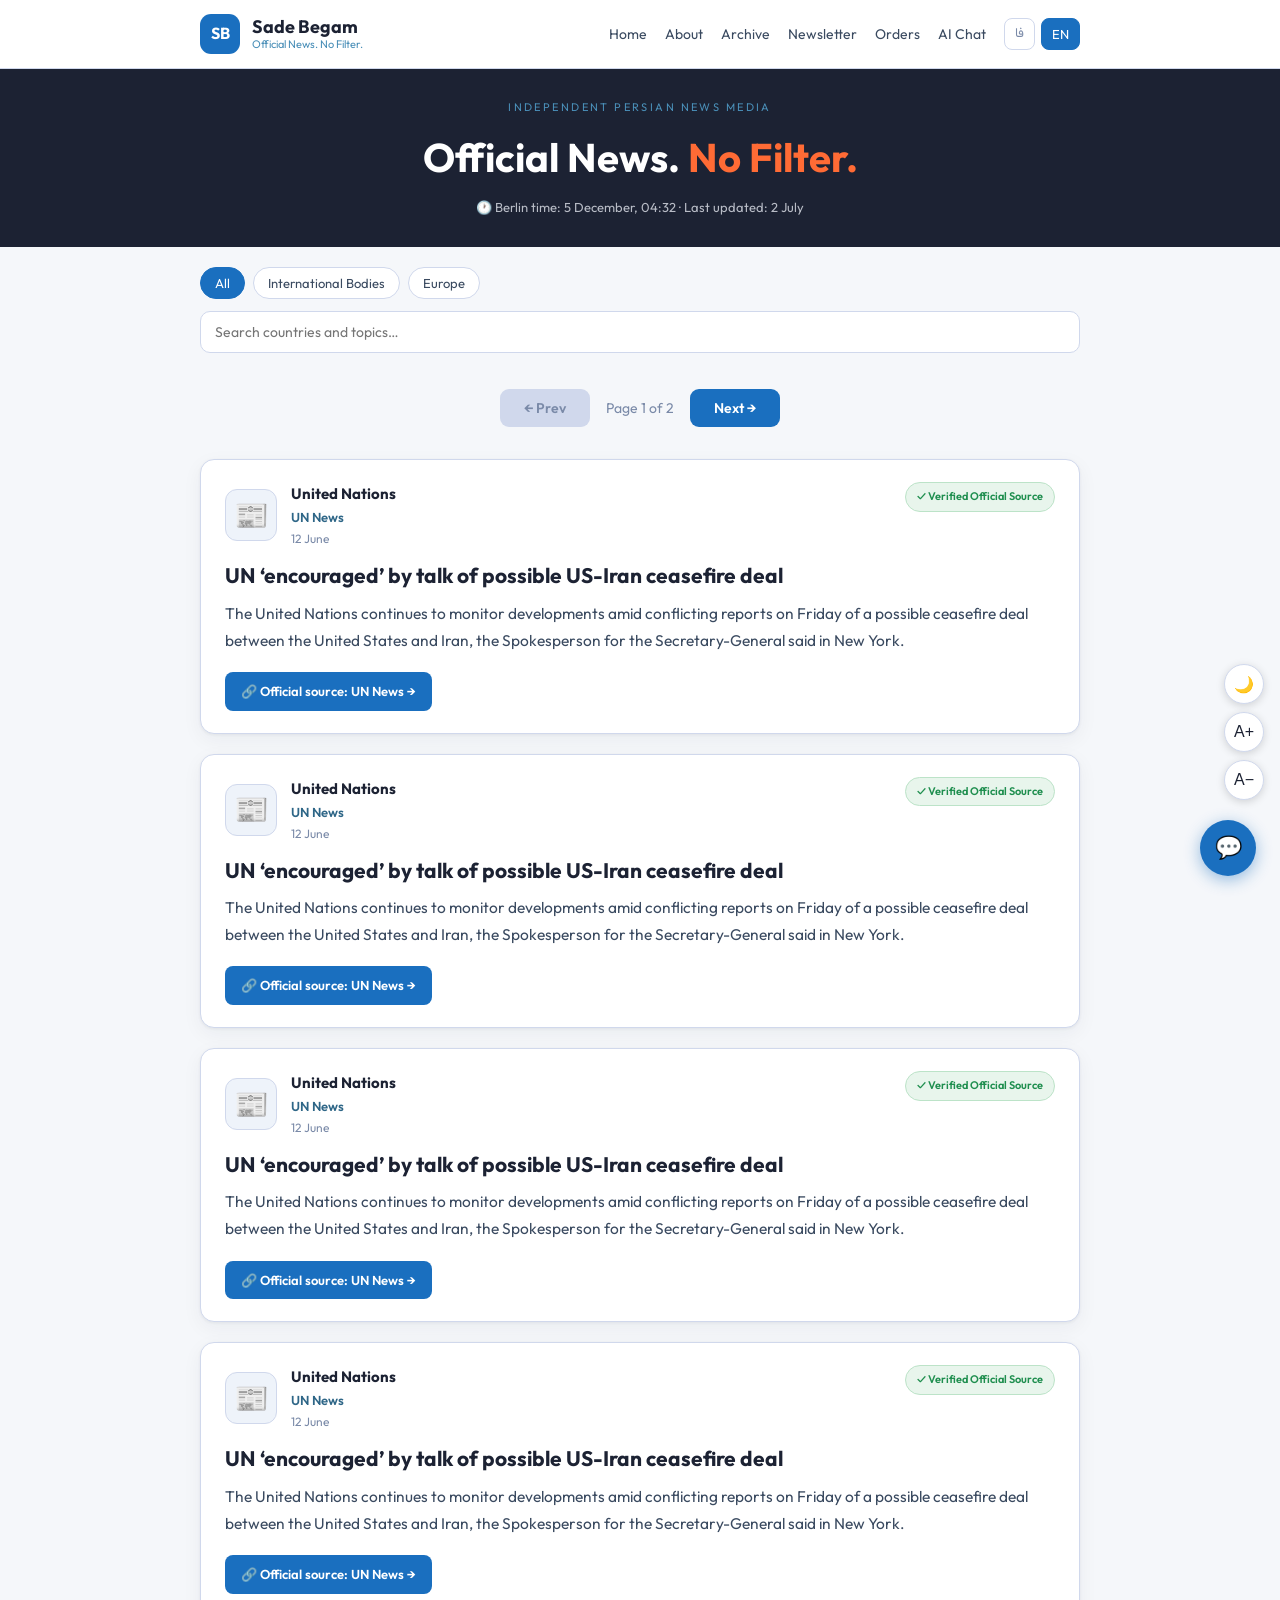
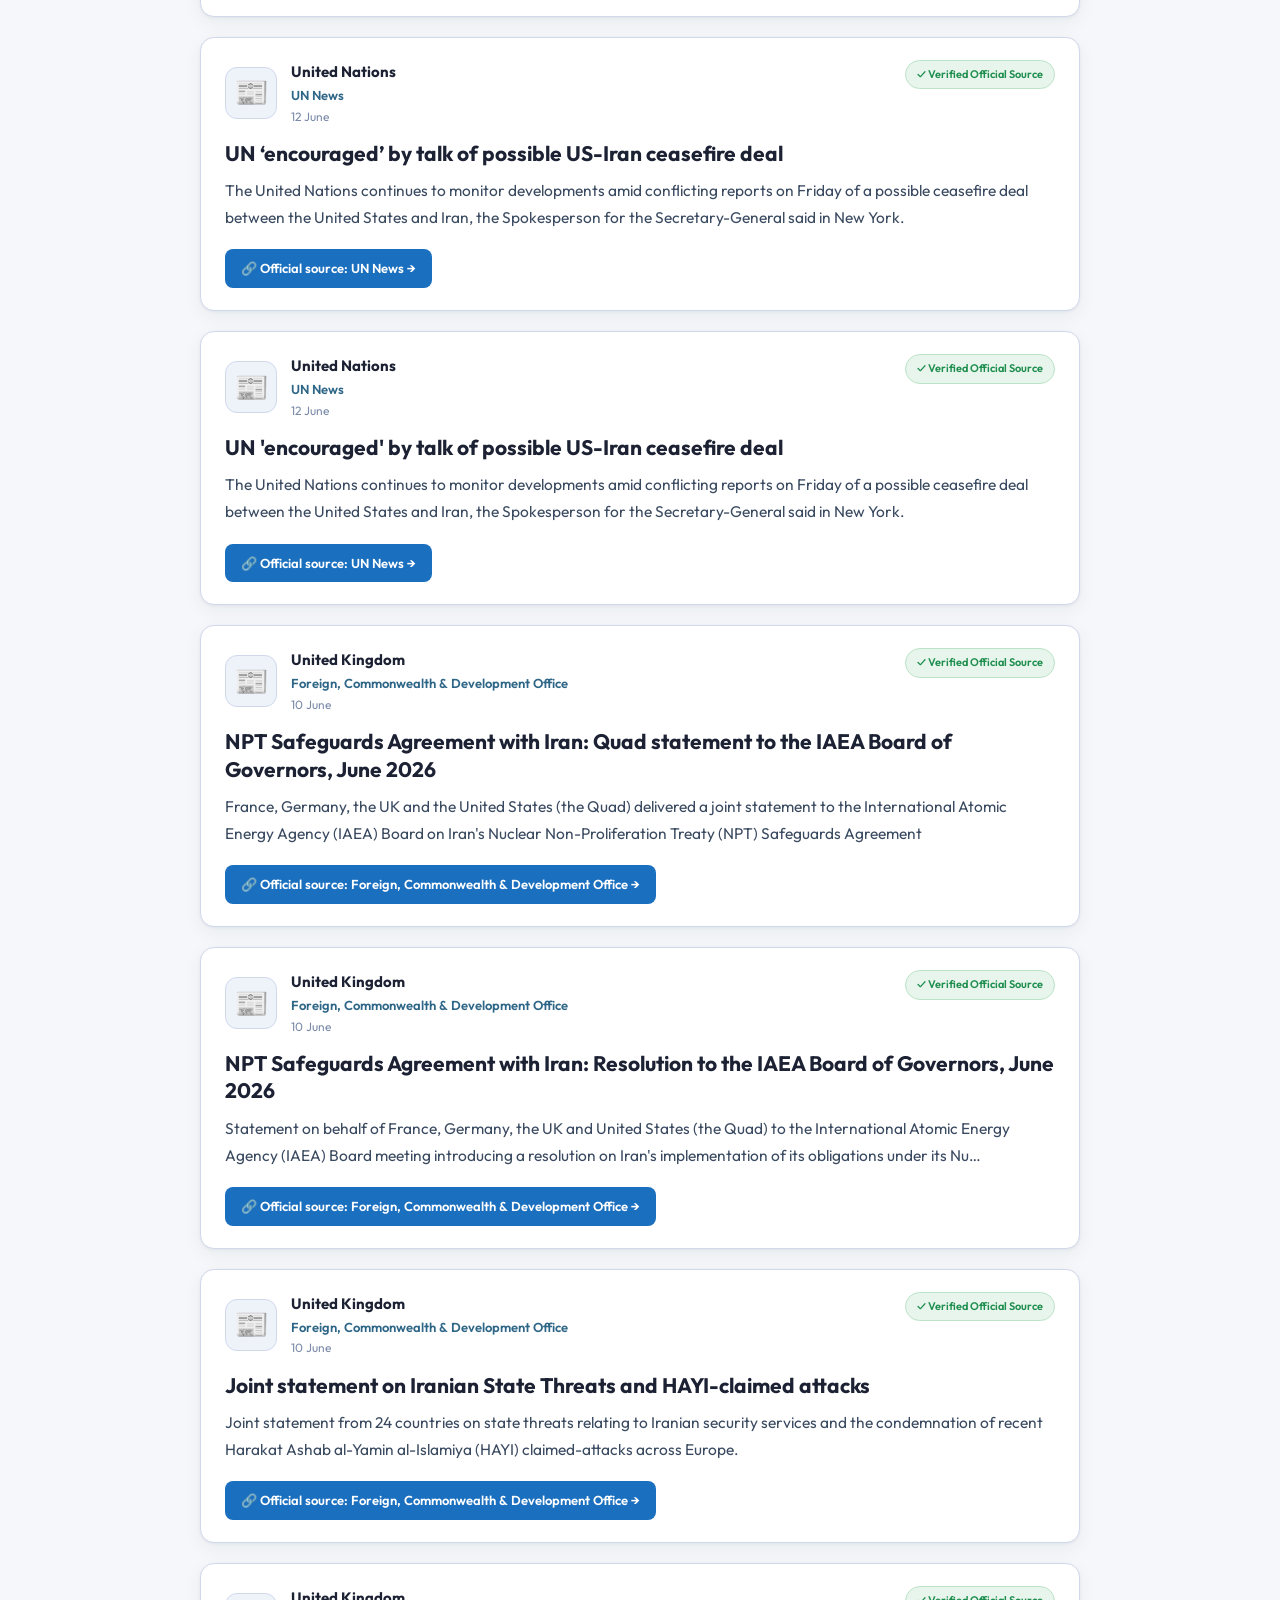
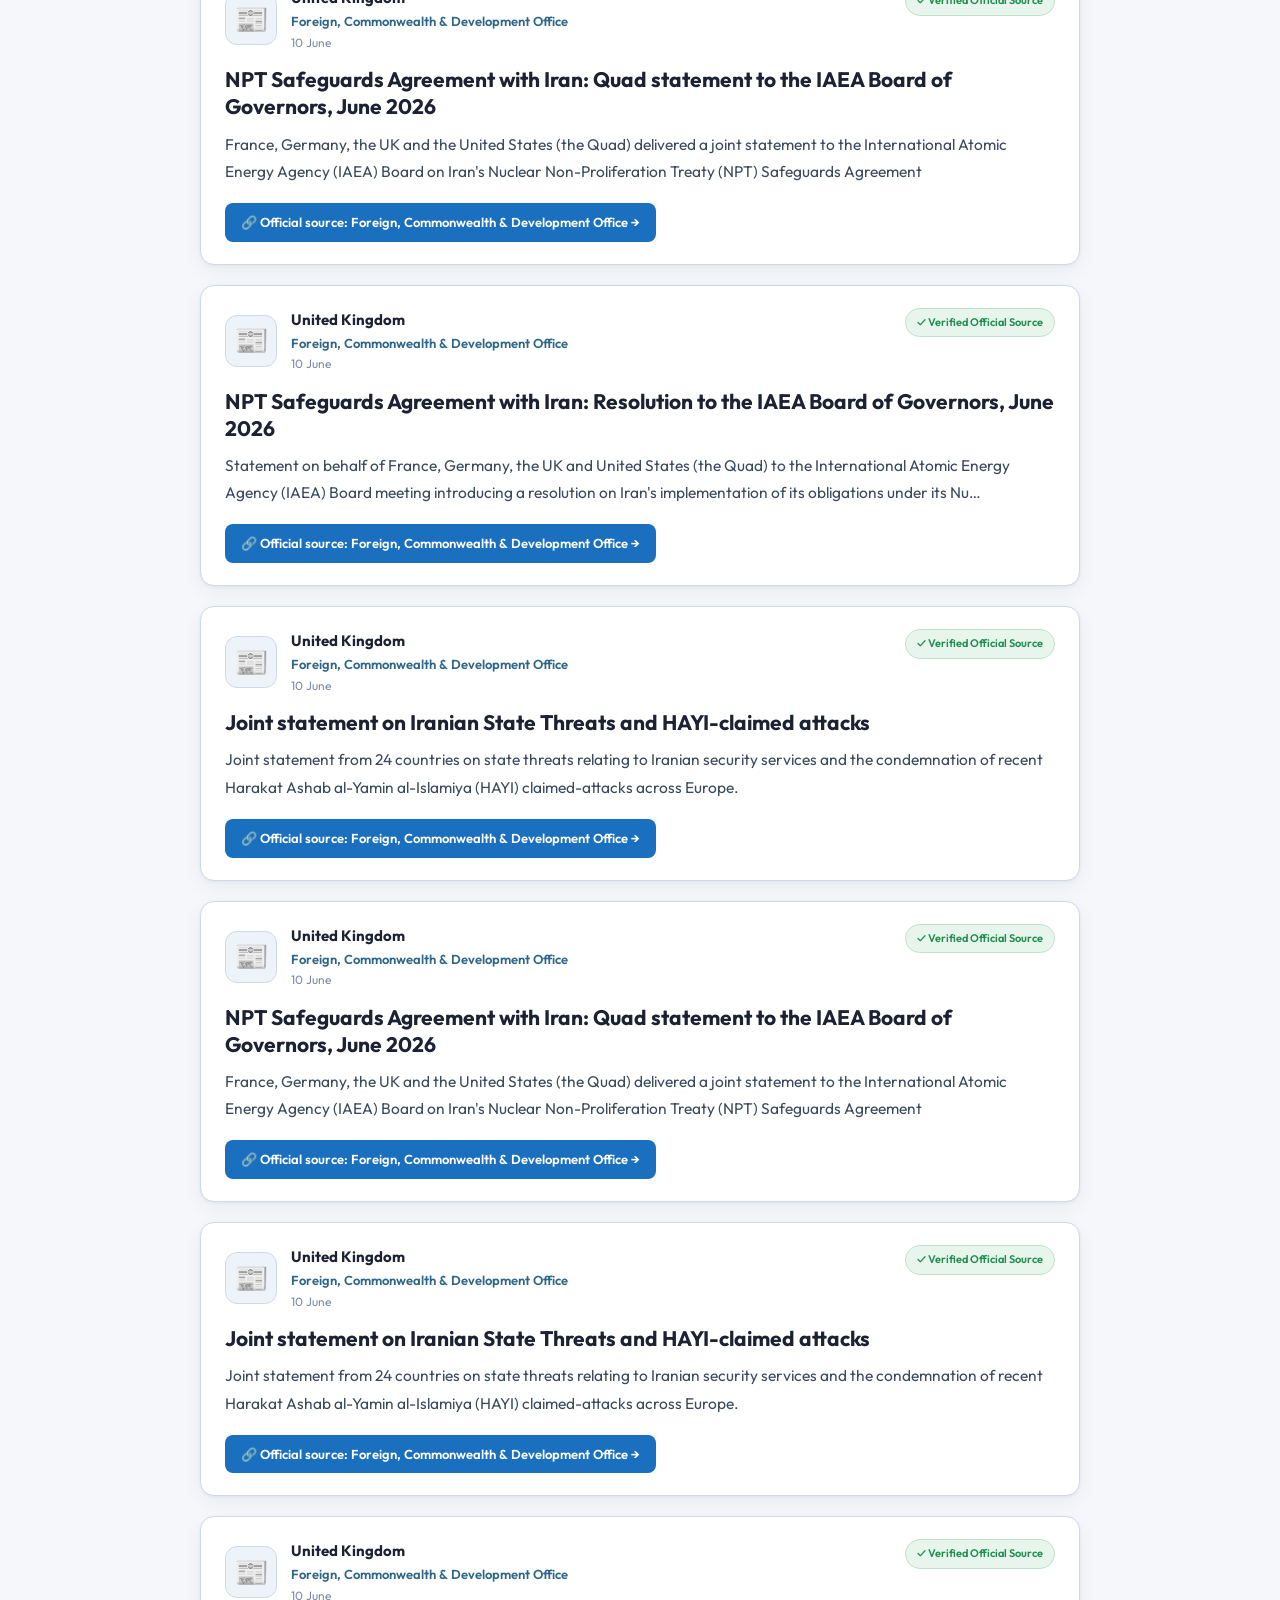
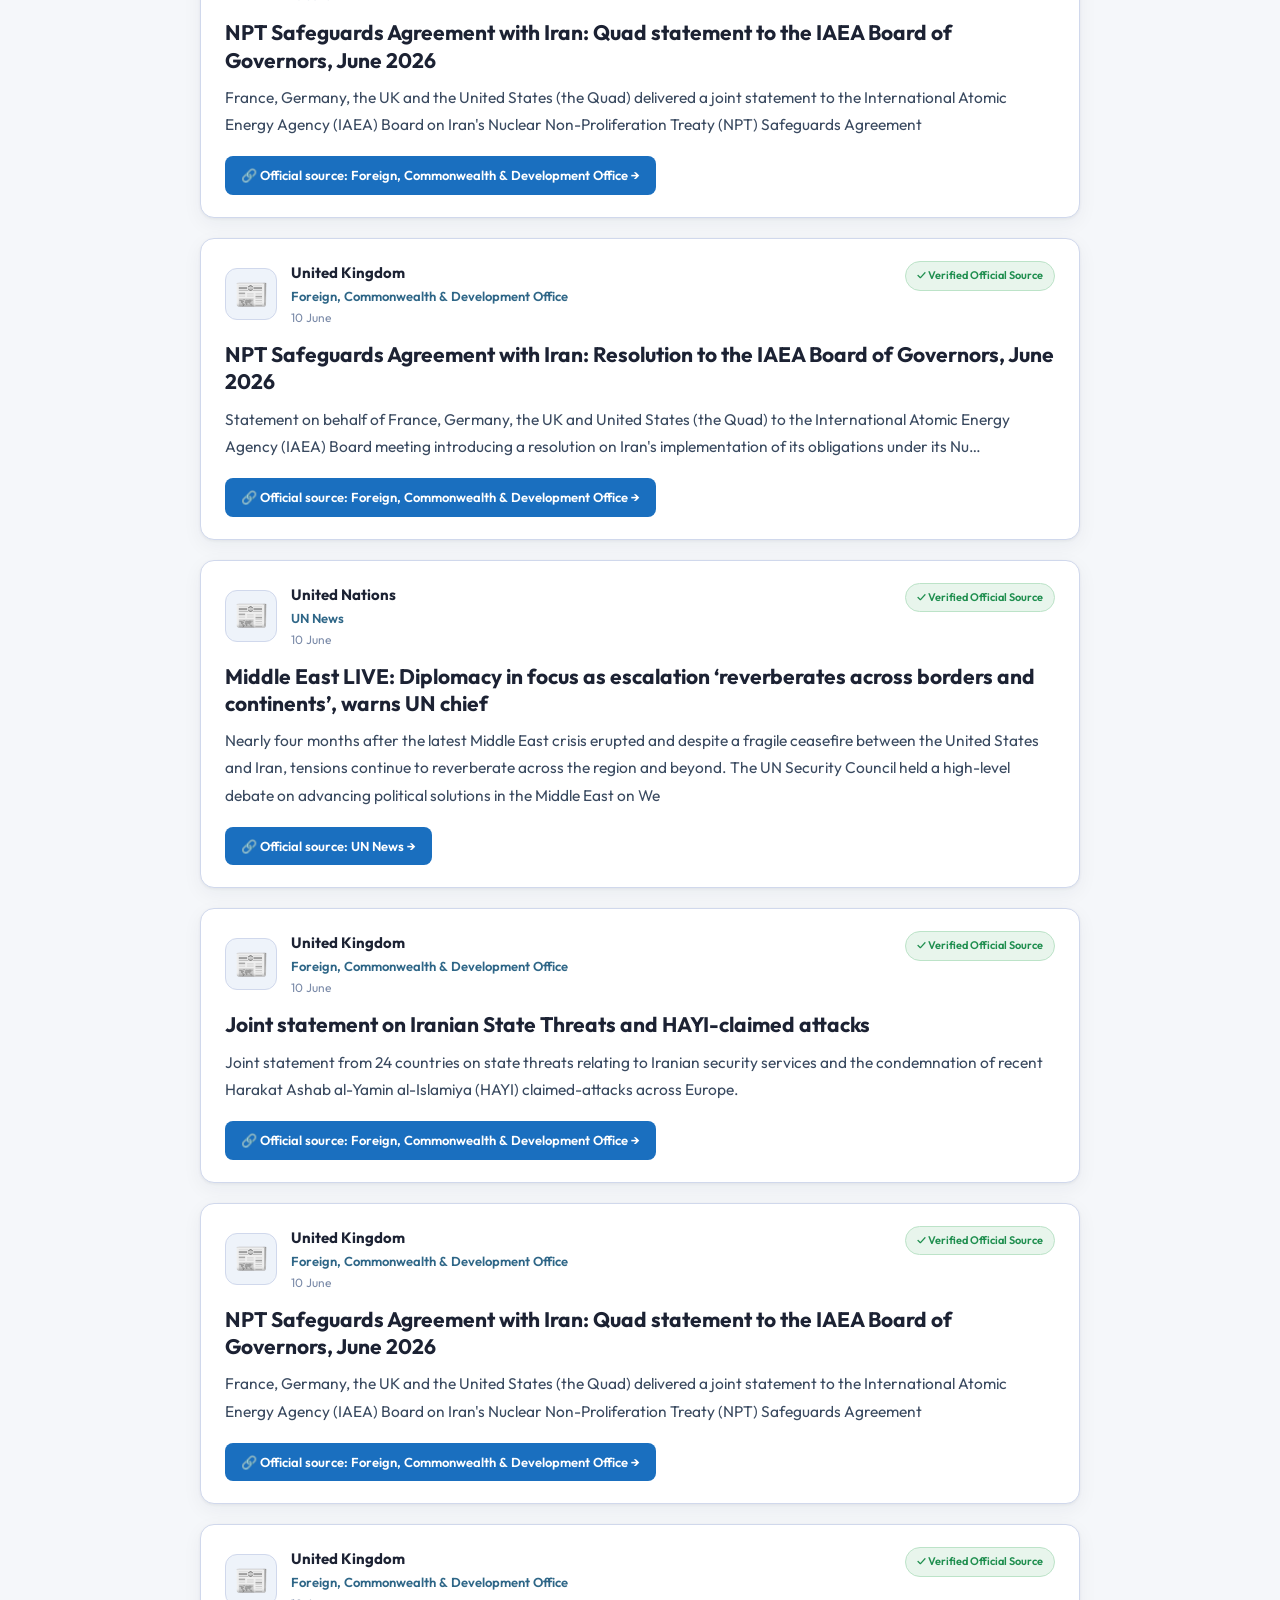
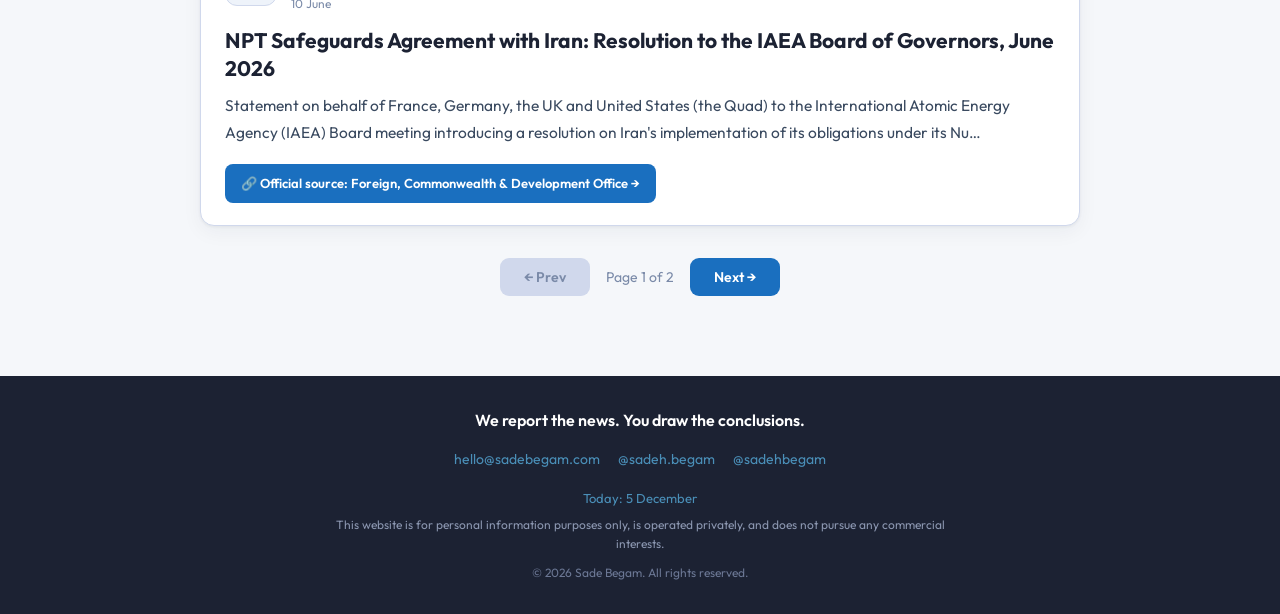
<file: public/index.html>
<!DOCTYPE html>
<html lang="en">
<head>
  <meta charset="UTF-8" />
  <meta name="viewport" content="width=device-width, initial-scale=1.0" />
  <title>Sade Begam — Official News. No Filter.</title>
  <meta name="description" content="Independent Persian news media that aggregates official statements about Iran from around the world — no interpretation, no rumors." />
  <link rel="stylesheet" href="css/style.css" />
</head>
<body>

  <!-- Masthead -->
  <header class="masthead">
    <div class="masthead__inner">
      <a class="logo" href="index.html">
        <span class="logo__mark">SB</span>
        <span class="logo__text">
          <span class="logo__name" id="brandName">Sade Begam</span>
          <span class="logo__tag" id="tagline">Official News. No Filter.</span>
        </span>
      </a>
      <nav class="nav" aria-label="Main navigation">
        <a class="nav__link" href="index.html" id="navHome">Home</a>
        <a class="nav__link" href="about.html" id="navAbout">About</a>
        <a class="nav__link" href="archive.html" id="navArchive">Archive</a>
        <a class="nav__link" href="newsletter.html" id="navNewsletter">Newsletter</a>
        <a class="nav__link" href="orders.html" id="navOrders">Orders</a>
        <a class="nav__link" href="chat.html" id="navChat">AI Chat</a>
        <span class="langswitch">
          <button data-setlang="fa">فا</button>
          <button data-setlang="en">EN</button>
        </span>
        <button class="nav__burger" id="navBurger" aria-label="Menu" aria-expanded="false">☰</button>
      </nav>
    </div>
  </header>

  <!-- Hero -->
  <section class="hero">
    <div class="hero__kicker" id="kicker">Independent Persian News Media</div>
    <h1 class="hero__tagline">
      <span id="taglineMain">Official News.</span>
      <span class="accent" id="taglineAccent"> No Filter.</span>
    </h1>
    <div class="weekstrip" id="weekStrip"></div>
  </section>

  <!-- Filter -->
  <section class="filterbar container">
    <div class="chips" id="regionFilter"></div>
    <input class="search" id="search" type="search" placeholder="Search…" />
  </section>

  <!-- News feed -->
  <main class="feed container" id="feed"></main>

  <!-- Footer -->
  <footer class="footer">
    <div class="footer__inner">
      <p class="footer__note" id="footerNote">We report the news. You draw the conclusions.</p>
      <div class="footer__links">
        <a href="mailto:hello@sadebegam.com">hello@sadebegam.com</a>
        <a href="https://instagram.com/sadeh.begam" target="_blank" rel="noopener noreferrer">@sadeh.begam</a>
        <a href="https://youtube.com/@sadehbegam" target="_blank" rel="noopener noreferrer">@sadehbegam</a>
      </div>
      <p class="footer__today" id="todayDate"></p>
      <p class="footer__legal" id="nonProfitFooter"></p>
      <p class="footer__rights" id="rights">© 2026 Sade Begam. All rights reserved.</p>
    </div>
  </footer>

  <!-- Translation modal — lightweight popup for full translation view -->
  <div class="tr-modal" id="trModal" role="dialog" aria-modal="true" aria-hidden="true">
    <div class="tr-modal__panel">
      <div class="tr-modal__head">
        <span class="tr-modal__title" id="trModalTitle"></span>
        <button class="tr-modal__close" id="trModalClose" aria-label="Close"></button>
      </div>
      <div class="tr-modal__body" id="trModalBody"></div>
    </div>
  </div>

  <script src="js/i18n.js"></script>
  <script src="js/accessibility.js"></script>
  <script src="js/main.js"></script>
  <script src="js/chatbot.js"></script>
</body>
</html>
</file>
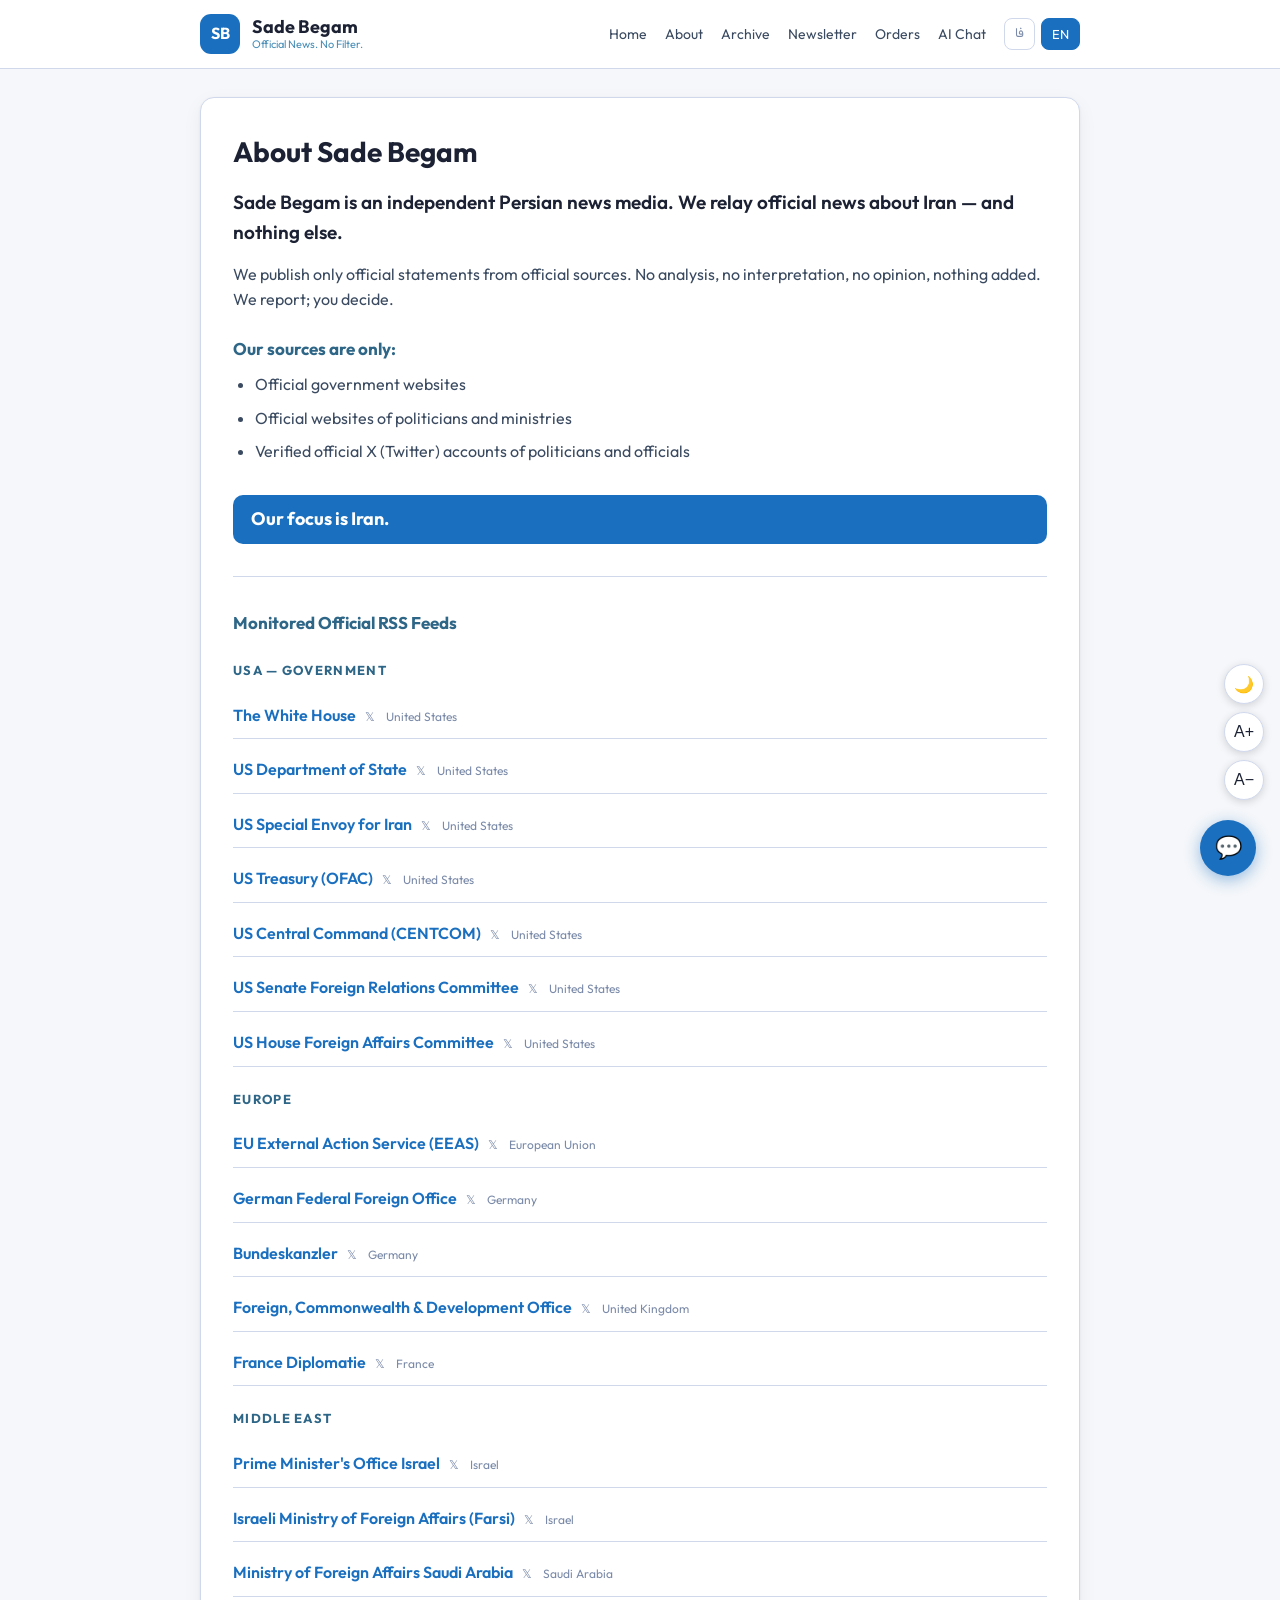
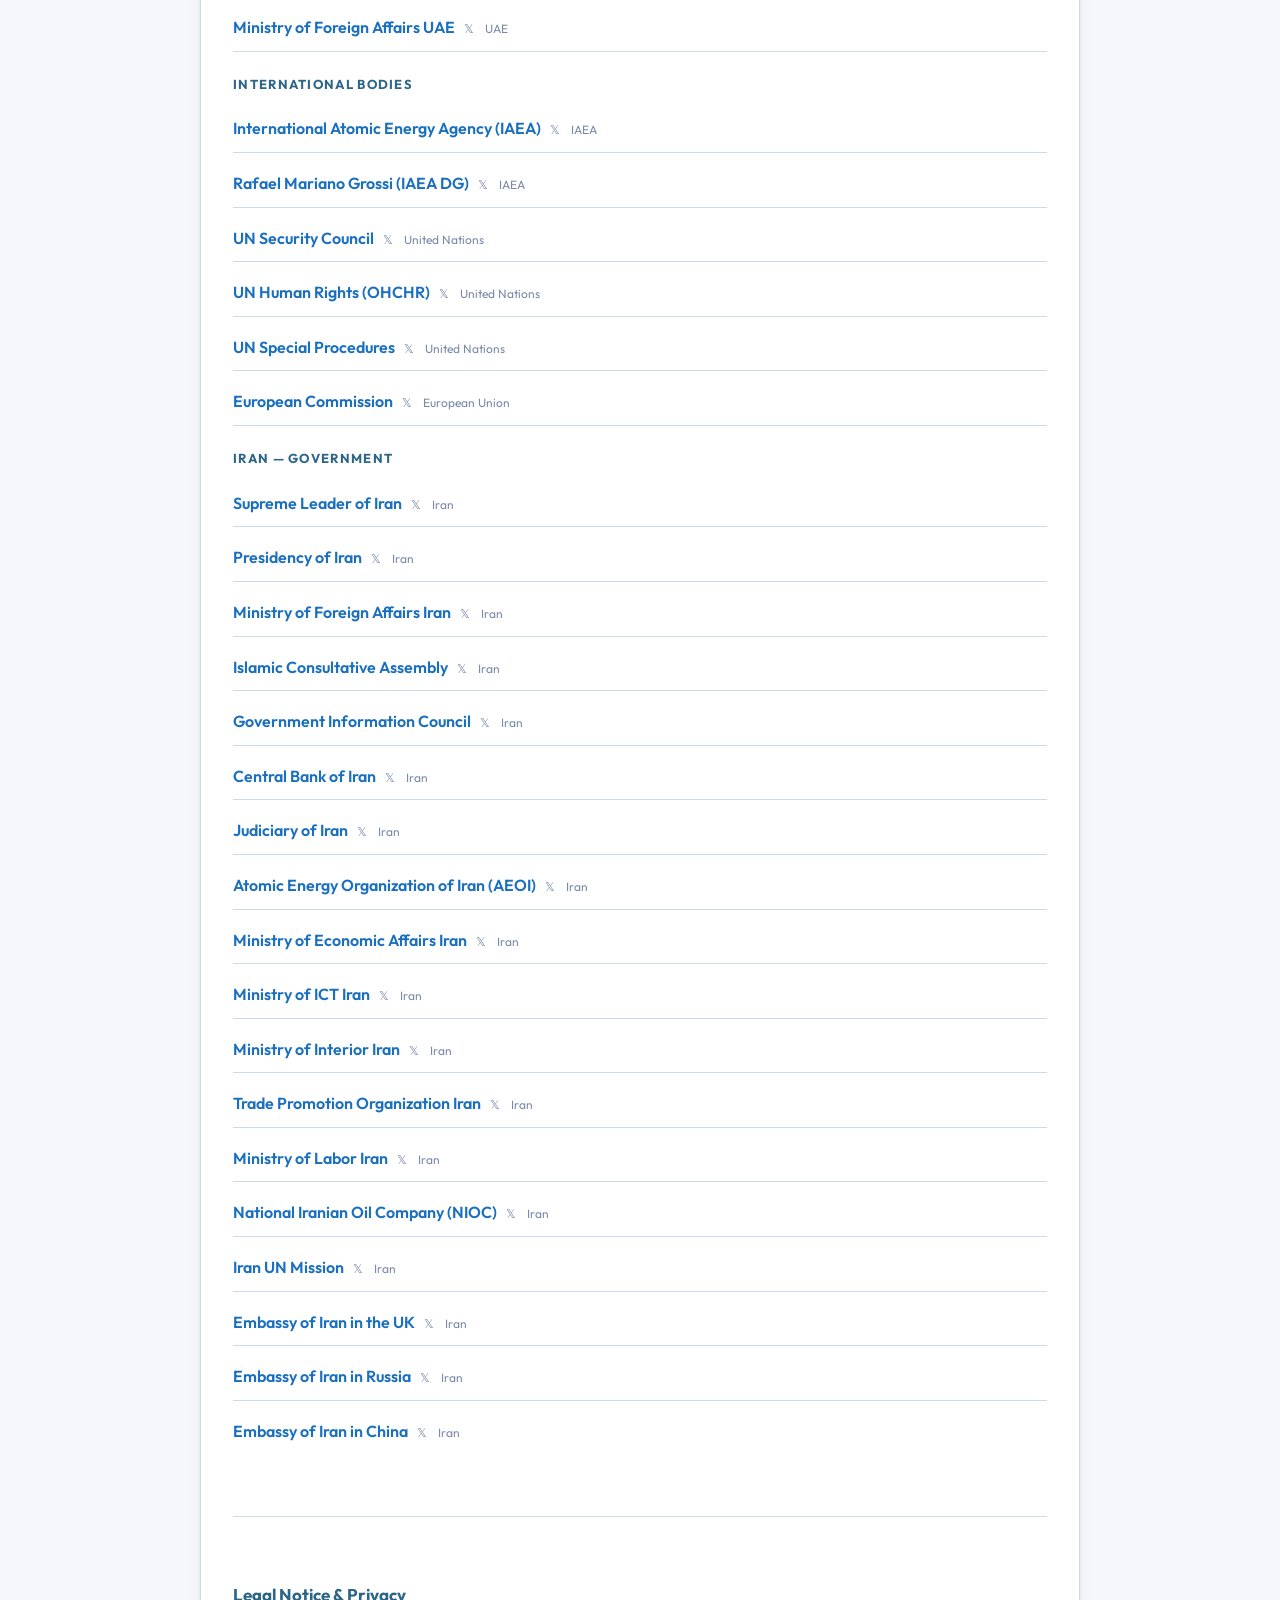
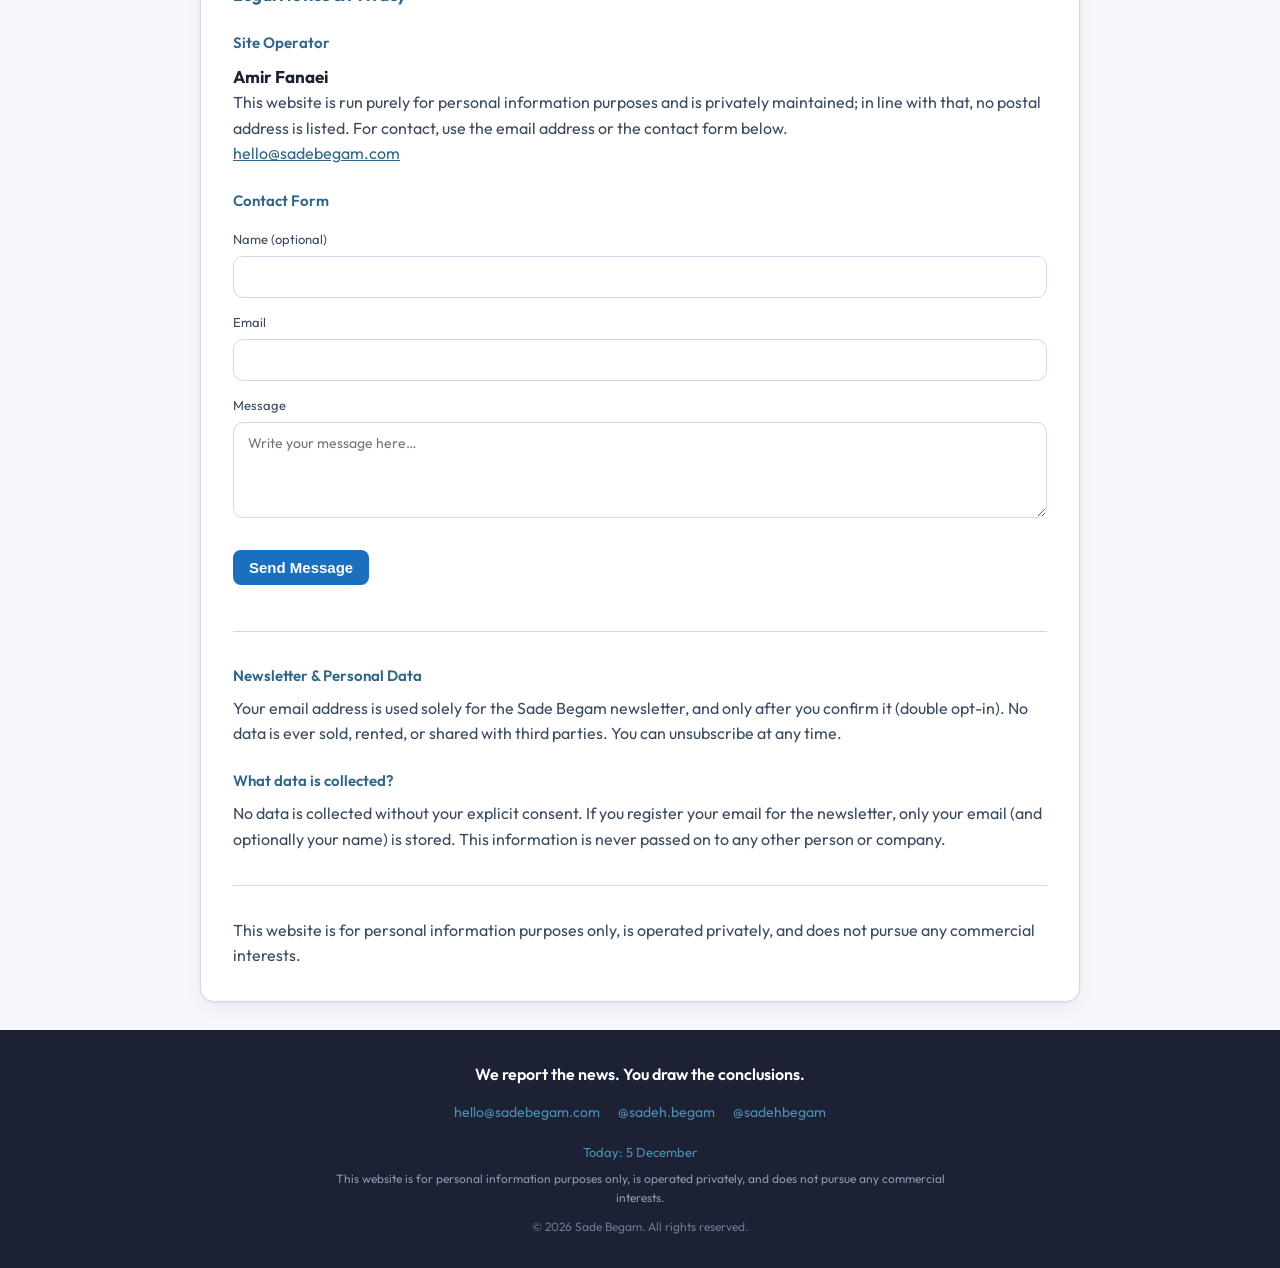
<file: public/about.html>
<!DOCTYPE html>
<html lang="en">
<head>
  <meta charset="UTF-8" />
  <meta name="viewport" content="width=device-width, initial-scale=1.0" />
  <title>About — Sade Begam</title>
  <meta name="description" content="Sade Begam is an independent Persian news media that relays only official news about Iran from official sources — no analysis, nothing added." />
  <link rel="stylesheet" href="css/style.css" />
</head>
<body>

  <header class="masthead">
    <div class="masthead__inner">
      <a class="logo" href="index.html">
        <span class="logo__mark">SB</span>
        <span class="logo__text">
          <span class="logo__name" id="brandName">Sade Begam</span>
          <span class="logo__tag" id="tagline">Official News. No Filter.</span>
        </span>
      </a>
      <nav class="nav" aria-label="Main navigation">
        <a class="nav__link" href="index.html" id="navHome">Home</a>
        <a class="nav__link" href="about.html" id="navAbout">About</a>
        <a class="nav__link" href="archive.html" id="navArchive">Archive</a>
        <a class="nav__link" href="newsletter.html" id="navNewsletter">Newsletter</a>
        <a class="nav__link" href="orders.html" id="navOrders">Orders</a>
        <a class="nav__link" href="chat.html" id="navChat">AI Chat</a>
        <span class="langswitch">
          <button data-setlang="fa">فا</button>
          <button data-setlang="en">EN</button>
        </span>
        <button class="nav__burger" id="navBurger" aria-label="Menu" aria-expanded="false">☰</button>
      </nav>
    </div>
  </header>

  <main class="container">
    <section class="about card">
      <h1 class="about__title" id="aboutTitle">About Sade Begam</h1>
      <p class="about__lead" id="aboutLead"></p>
      <p class="about__body" id="aboutBody"></p>

      <h2 class="about__subtitle" id="aboutSourcesTitle"></h2>
      <ul class="about__sources" id="aboutSources"></ul>

      <p class="about__focus" id="aboutFocus"></p>

      <hr class="about-divider" />

      <h2 class="about__subtitle" id="aboutFeedsTitle"></h2>
      <ul class="about__sources" id="aboutFeeds" style="list-style: none; padding: 0;"></ul>

      <hr class="about-divider" />

      <section class="impressum-section">
        <h2 class="about__subtitle" id="impressumTitle"></h2>

        <h3 class="impressum__sub" id="impressumOperatorTitle"></h3>
        <p class="impressum__name" id="impressumOperatorName"></p>
        <p id="impressumOperatorNote"></p>
        <p><a href="mailto:hello@sadebegam.com">hello@sadebegam.com</a></p>

        <h3 class="impressum__sub" id="cfTitle"></h3>
        <form id="contactForm" class="sb-form">
          <label class="field-label"><span id="cfNameLabel"></span>
            <input type="text" name="name" class="search" autocomplete="name" />
          </label>
          <label class="field-label"><span id="cfEmailLabel"></span>
            <input type="email" name="email" required class="search" autocomplete="email" />
          </label>
          <label class="field-label"><span id="cfMessageLabel"></span>
            <textarea name="message" rows="4" required class="search" id="cfMessageInput"></textarea>
          </label>
          <button type="submit" class="card__source" id="cfSubmitBtn"></button>
          <p class="muted form-note" id="cfStatus" role="status"></p>
        </form>

        <hr class="about-divider" />

        <h3 class="impressum__sub" id="impressumNewsletterTitle"></h3>
        <p id="impressumNewsletterText"></p>

        <h3 class="impressum__sub" id="impressumDataTitle"></h3>
        <p id="impressumDataText"></p>
      </section>

      <hr class="about-divider" />
      <p class="about__legal" id="aboutLegal"></p>
    </section>
  </main>

  <footer class="footer">
    <div class="footer__inner">
      <p class="footer__note" id="footerNote">We report the news. You draw the conclusions.</p>
      <div class="footer__links">
        <a href="mailto:hello@sadebegam.com">hello@sadebegam.com</a>
        <a href="https://instagram.com/sadeh.begam" target="_blank" rel="noopener noreferrer">@sadeh.begam</a>
        <a href="https://youtube.com/@sadehbegam" target="_blank" rel="noopener noreferrer">@sadehbegam</a>
      </div>
      <p class="footer__today" id="todayDate"></p>
      <p class="footer__legal" id="nonProfitFooter"></p>
      <p class="footer__rights" id="rights">© 2026 Sade Begam. All rights reserved.</p>
    </div>
  </footer>

  <script src="js/i18n.js"></script>
  <script src="js/accessibility.js"></script>
  <script src="js/chatbot.js"></script>
  <script>
    document.documentElement.lang = T.htmlLang;
    document.documentElement.dir = T.dir;
    const set = (id, txt) => { const el = document.getElementById(id); if (el) el.textContent = txt; };

    set("brandName", T.brandName);
    set("tagline", T.tagline);
    set("navHome", T.navHome);
    set("navAbout", T.navAbout);
    set("navArchive", T.navArchive);
    set("navNewsletter", T.navNewsletter);
    set("navOrders", T.navOrders);
    set("footerNote", T.footerNote);
    set("rights", T.rights);
    sbRenderCommonFooter();

    set("aboutTitle", T.about.title);
    set("aboutLead", T.about.lead);
    set("aboutBody", T.about.body);
    set("aboutSourcesTitle", T.about.sourcesTitle);
    set("aboutFocus", T.about.focus);
    set("aboutLegal", T.nonProfitNotice);

    const ul = document.getElementById("aboutSources");
    T.about.sources.forEach((s) => {
      const li = document.createElement("li");
      li.textContent = s;
      ul.appendChild(li);
    });

    document.querySelectorAll("[data-setlang]").forEach((btn) => {
      if (btn.dataset.setlang === SB_LANG) btn.classList.add("active");
      btn.addEventListener("click", () => setLang(btn.dataset.setlang));
    });

    set("navChat", T.navChat);
    set("aboutFeedsTitle", T.about.officialFeedsTitle);

    // Impressum / Privacy
    set("impressumTitle",           T.impressum.title);
    set("impressumOperatorTitle",   T.impressum.operatorTitle);
    set("impressumOperatorName",    T.impressum.operatorName);
    set("impressumOperatorNote",    T.impressum.operatorNote);
    set("impressumNewsletterTitle", T.impressum.newsletterTitle);
    set("impressumNewsletterText",  T.impressum.newsletterText);
    set("impressumDataTitle",       T.impressum.dataTitle);
    set("impressumDataText",        T.impressum.dataText);

    // Contact form → api/contact.js (emails the site operator; never stores
    // or forwards the visitor's data anywhere else)
    set("cfTitle",       T.impressum.formTitle);
    set("cfNameLabel",   T.impressum.formNameLabel);
    set("cfEmailLabel",  T.impressum.formEmailLabel);
    set("cfMessageLabel", T.impressum.formMessageLabel);
    set("cfSubmitBtn",   T.impressum.formSubmitBtn);
    document.getElementById("cfMessageInput").placeholder = T.impressum.formMessagePlaceholder;

    document.getElementById("contactForm").addEventListener("submit", async (e) => {
      e.preventDefault();
      const f = new FormData(e.target);
      const statusEl = document.getElementById("cfStatus");
      const btn = document.getElementById("cfSubmitBtn");
      btn.disabled = true;
      statusEl.textContent = T.impressum.formSending;
      try {
        const res = await fetch("/api/contact", {
          method: "POST",
          headers: { "Content-Type": "application/json" },
          body: JSON.stringify({
            name: f.get("name") || "",
            email: f.get("email") || "",
            message: f.get("message") || ""
          })
        });
        if (!res.ok) throw new Error("failed");
        statusEl.textContent = T.impressum.formSuccess;
        e.target.reset();
      } catch (_) {
        statusEl.textContent = T.impressum.formError;
      } finally {
        btn.disabled = false;
      }
    });
    fetch("data/sources.json")
      .then((r) => r.json())
      .then((data) => {
        const ul = document.getElementById("aboutFeeds");
        // Group by region
        const byRegion = {};
        (data.feeds || []).forEach((f) => {
          const r = f.region || "Other";
          if (!byRegion[r]) byRegion[r] = [];
          byRegion[r].push(f);
        });
        // Western sources are always listed before Iranian sources.
        const regions = Object.keys(byRegion).sort((a, b) => {
          const wa = a.startsWith("Iran") ? 1 : 0, wb = b.startsWith("Iran") ? 1 : 0;
          return wa - wb;
        });
        regions.forEach((region) => {
          const items = byRegion[region];
          const header = document.createElement("li");
          header.style.cssText = "font-weight:700;color:var(--brand-blue-deep);font-size:13px;text-transform:uppercase;letter-spacing:0.1em;padding:14px 0 4px;list-style:none;";
          header.textContent = region;
          ul.appendChild(header);
          items.forEach((f) => {
            const li = document.createElement("li");
            li.className = "about-feed-item";
            const twLink = f.twitter ? ` <a class="about-feed-tw" href="${f.twitter}" target="_blank" rel="noopener noreferrer" title="X/Twitter">𝕏</a>` : "";
            li.innerHTML = `<div>
                <a class="about-feed-name" href="${f.homepage}" target="_blank" rel="noopener noreferrer">${f.name}</a>${twLink}
                <span class="about-feed-country">${f.country}</span>
              </div>`;
            ul.appendChild(li);
          });
        });
      })
      .catch(() => {});
  </script>
</body>
</html>
</file>
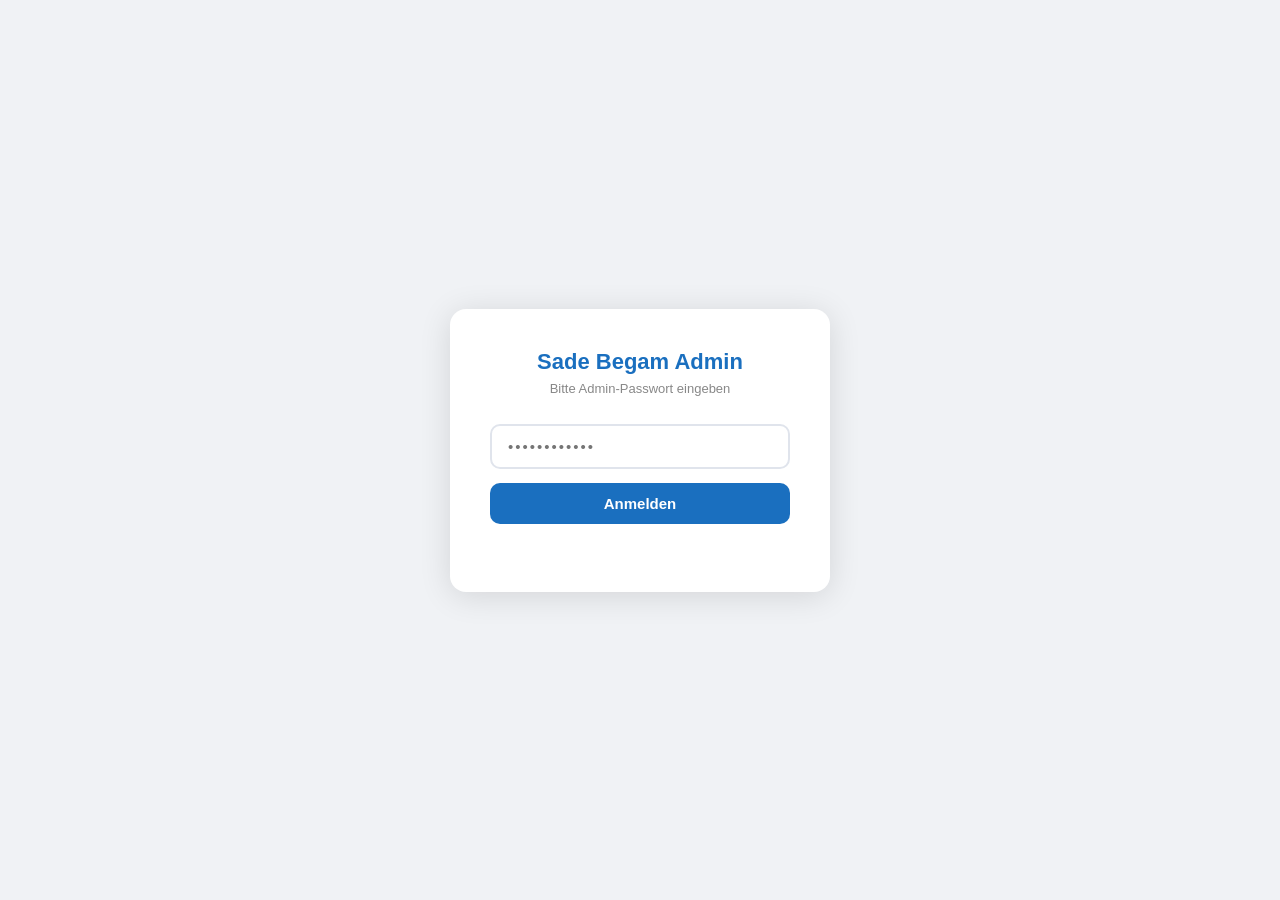
<file: public/AmirCheck.html>
<!DOCTYPE html>
<html lang="de" dir="ltr">
<head>
  <meta charset="UTF-8">
  <meta name="viewport" content="width=device-width, initial-scale=1">
  <title>Sade Begam — Admin</title>
  <style>
    *, *::before, *::after { box-sizing: border-box; margin: 0; padding: 0; }

    body {
      font-family: -apple-system, BlinkMacSystemFont, "Segoe UI", Arial, sans-serif;
      background: #F0F2F5;
      color: #1C2233;
      min-height: 100vh;
    }

    /* ── Login ── */
    #loginScreen {
      display: flex;
      align-items: center;
      justify-content: center;
      min-height: 100vh;
      padding: 24px;
    }
    .login-box {
      background: #fff;
      border-radius: 16px;
      padding: 40px;
      width: 100%;
      max-width: 380px;
      box-shadow: 0 4px 32px rgba(0,0,0,.12);
      text-align: center;
    }
    .login-box h1 { font-size: 22px; color: #1A6FBF; margin-bottom: 6px; }
    .login-box p  { font-size: 13px; color: #888; margin-bottom: 28px; }
    .login-box input {
      width: 100%;
      padding: 12px 16px;
      border: 2px solid #E0E4EC;
      border-radius: 10px;
      font-size: 15px;
      outline: none;
      letter-spacing: 2px;
      margin-bottom: 14px;
      transition: border-color .2s;
    }
    .login-box input:focus { border-color: #1A6FBF; }
    .btn-primary {
      width: 100%;
      padding: 12px;
      background: #1A6FBF;
      color: #fff;
      border: none;
      border-radius: 10px;
      font-size: 15px;
      font-weight: 600;
      cursor: pointer;
      transition: background .2s;
    }
    .btn-primary:hover { background: #155fa0; }
    .btn-primary:disabled { background: #aaa; cursor: default; }
    #loginError { color: #e74c3c; font-size: 13px; margin-top: 10px; min-height: 18px; }

    /* ── Dashboard ── */
    #dashboard { display: none; }

    .top-bar {
      background: #1A6FBF;
      color: #fff;
      padding: 14px 24px;
      display: flex;
      align-items: center;
      gap: 16px;
      position: sticky;
      top: 0;
      z-index: 10;
      box-shadow: 0 2px 8px rgba(0,0,0,.15);
    }
    .top-bar h1 { font-size: 18px; flex: 1; }
    .top-bar .count {
      background: rgba(255,255,255,.2);
      padding: 4px 12px;
      border-radius: 20px;
      font-size: 13px;
    }
    .btn-approve-all {
      background: #FF6B35;
      color: #fff;
      border: none;
      padding: 8px 18px;
      border-radius: 8px;
      font-size: 13px;
      font-weight: 700;
      cursor: pointer;
      transition: background .2s;
    }
    .btn-approve-all:hover { background: #e05a28; }
    .btn-approve-all:disabled { background: #aaa; cursor: default; }
    .btn-logout {
      background: rgba(255,255,255,.15);
      color: #fff;
      border: 1px solid rgba(255,255,255,.3);
      padding: 8px 14px;
      border-radius: 8px;
      font-size: 13px;
      cursor: pointer;
    }

    .items-wrap { padding: 24px; max-width: 820px; margin: 0 auto; }
    .empty-msg { text-align: center; color: #888; padding: 60px 0; font-size: 16px; }

    /* ── News card ── */
    .item-card {
      background: #fff;
      border-radius: 12px;
      padding: 18px 20px;
      margin-bottom: 14px;
      box-shadow: 0 2px 8px rgba(0,0,0,.07);
      display: flex;
      gap: 14px;
      align-items: flex-start;
      transition: opacity .4s, transform .4s;
    }
    .item-card.done   { opacity: .35; pointer-events: none; }
    .item-card.fading { opacity: 0; transform: translateY(-8px); }

    .card-flag { font-size: 28px; flex-shrink: 0; margin-top: 2px; }

    .card-body { flex: 1; min-width: 0; }
    .card-meta { font-size: 11px; color: #999; margin-bottom: 5px; }
    .card-meta strong { color: #555; }
    .card-id   { background: #EEF4FF; color: #1A6FBF; border-radius: 4px;
                 padding: 1px 6px; font-size: 11px; font-weight: 700; margin-right: 6px; }
    .card-headline {
      font-size: 15px;
      font-weight: 700;
      color: #1C2233;
      line-height: 1.4;
      margin-bottom: 6px;
    }
    .card-excerpt { font-size: 13px; color: #555; line-height: 1.5; margin-bottom: 10px; }

    .card-actions { display: flex; gap: 8px; flex-wrap: wrap; align-items: center; }
    .btn-publish {
      background: #1A6FBF;
      color: #fff;
      border: none;
      padding: 7px 16px;
      border-radius: 7px;
      font-size: 13px;
      font-weight: 600;
      cursor: pointer;
      transition: background .2s;
    }
    .btn-publish:hover   { background: #155fa0; }
    .btn-publish:disabled { background: #aaa; cursor: default; }
    .btn-skip {
      background: none;
      color: #aaa;
      border: 1px solid #ddd;
      padding: 7px 14px;
      border-radius: 7px;
      font-size: 13px;
      cursor: pointer;
    }
    .btn-skip:hover { color: #e74c3c; border-color: #e74c3c; }
    .card-source {
      color: #1A6FBF;
      font-size: 12px;
      text-decoration: none;
    }
    .card-source:hover { text-decoration: underline; }
    .card-status { font-size: 12px; font-weight: 600; }
    .card-status.ok  { color: #27ae60; }
    .card-status.err { color: #e74c3c; }
  </style>
</head>
<body>

<!-- ── Login ─────────────────────────────────── -->
<div id="loginScreen">
  <div class="login-box">
    <h1>Sade Begam Admin</h1>
    <p>Bitte Admin-Passwort eingeben</p>
    <input type="password" id="tokenInput" placeholder="••••••••••••"
           onkeydown="if(event.key==='Enter') login()">
    <button class="btn-primary" id="loginBtn" onclick="login()">Anmelden</button>
    <div id="loginError"></div>
  </div>
</div>

<!-- ── Dashboard ─────────────────────────────── -->
<div id="dashboard">
  <div class="top-bar">
    <h1>📰 Sade Begam Admin</h1>
    <span class="count" id="topCount"></span>
    <button class="btn-approve-all" id="approveAllBtn" onclick="approveAll()">⚡ Alle veröffentlichen</button>
    <button class="btn-logout" onclick="logout()">Abmelden</button>
  </div>
  <div class="items-wrap" id="itemsWrap"></div>
</div>

<script>
const API = "/api/approve";
let TOKEN = "";
let ITEMS = [];

// ── Startup ──────────────────────────────────────
window.addEventListener("DOMContentLoaded", () => {
  const saved = localStorage.getItem("sb_admin_token");
  if (saved) { TOKEN = saved; verifyAndLoad(); }
});

// ── Login ─────────────────────────────────────────
async function login() {
  const input = document.getElementById("tokenInput");
  const btn   = document.getElementById("loginBtn");
  const err   = document.getElementById("loginError");
  TOKEN = input.value.trim();
  if (!TOKEN) return;

  btn.disabled = true;
  btn.textContent = "Prüfe…";
  err.textContent = "";

  const ok = await pingToken(TOKEN);
  if (ok) {
    localStorage.setItem("sb_admin_token", TOKEN);
    await loadDashboard();
  } else {
    err.textContent = "Falsches Passwort.";
    btn.disabled = false;
    btn.textContent = "Anmelden";
    TOKEN = "";
  }
}

async function pingToken(t) {
  try {
    const r = await fetch(`${API}?token=${encodeURIComponent(t)}&id=__ping__`);
    return r.status === 200;
  } catch { return false; }
}

// ── Logout ────────────────────────────────────────
function logout() {
  localStorage.removeItem("sb_admin_token");
  TOKEN = "";
  ITEMS = [];
  document.getElementById("dashboard").style.display = "none";
  document.getElementById("loginScreen").style.display = "flex";
  document.getElementById("tokenInput").value = "";
}

// ── Load draft items ──────────────────────────────
async function verifyAndLoad() {
  const ok = await pingToken(TOKEN);
  if (!ok) { logout(); return; }
  await loadDashboard();
}

async function loadDashboard() {
  document.getElementById("loginScreen").style.display = "none";
  document.getElementById("dashboard").style.display = "block";

  const wrap = document.getElementById("itemsWrap");
  wrap.innerHTML = "<p class='empty-msg'>Lade…</p>";

  try {
    const r = await fetch("data/draft-week.json?t=" + Date.now());
    const data = await r.json();
    ITEMS = data.items || [];
  } catch (e) {
    wrap.innerHTML = "<p class='empty-msg'>Fehler beim Laden der Warteliste.</p>";
    return;
  }

  renderItems();
}

// ── Render ────────────────────────────────────────
function renderItems() {
  const wrap = document.getElementById("itemsWrap");
  const count = document.getElementById("topCount");
  const allBtn = document.getElementById("approveAllBtn");

  if (!ITEMS.length) {
    wrap.innerHTML = "<p class='empty-msg'>✓ Keine Nachrichten in der Warteliste.</p>";
    count.textContent = "0 Nachrichten";
    allBtn.disabled = true;
    return;
  }

  count.textContent = ITEMS.length + " Nachrichten";
  allBtn.disabled = false;

  wrap.innerHTML = "";
  ITEMS.forEach((item, i) => {
    const card = document.createElement("div");
    card.className = "item-card";
    card.id = "card-" + item.id;

    card.innerHTML = `
      <div class="card-flag">📰</div>
      <div class="card-body">
        <div class="card-meta">
          <span class="card-id">${item.id}</span>
          <strong>${item.source_organization}</strong> · ${item.country} · ${item.date}
        </div>
        <div class="card-headline">${item.headline || ""}</div>
        <div class="card-excerpt">${(item.excerpt || "").slice(0, 220)}${(item.excerpt||"").length > 220 ? "…" : ""}</div>
        <div class="card-actions">
          <button class="btn-publish" id="pub-${item.id}" onclick="approveOne('${item.id}')">
            ✅ Veröffentlichen
          </button>
          <button class="btn-skip" onclick="skipCard('${item.id}')">Überspringen</button>
          <a class="card-source" href="${item.source_url}" target="_blank" rel="noopener">🔗 Quelle</a>
          <span class="card-status" id="status-${item.id}"></span>
        </div>
      </div>`;
    wrap.appendChild(card);
  });
}

// ── Approve one ───────────────────────────────────
async function approveOne(id) {
  const btn = document.getElementById("pub-" + id);
  const status = document.getElementById("status-" + id);

  btn.disabled = true;
  btn.textContent = "Wird veröffentlicht…";
  status.textContent = "";

  try {
    const r = await fetch(`${API}?token=${encodeURIComponent(TOKEN)}&id=${encodeURIComponent(id)}&format=json`);
    if (r.status === 200 || r.status === 202) {
      status.className = "card-status ok";
      status.textContent = "✓ Veröffentlicht";
      fadeCard(id);
    } else if (r.status === 403) {
      status.className = "card-status err";
      status.textContent = "Falsches Passwort";
      btn.disabled = false;
      btn.textContent = "✅ Veröffentlichen";
    } else {
      status.className = "card-status err";
      status.textContent = "Fehler (" + r.status + ")";
      btn.disabled = false;
      btn.textContent = "✅ Veröffentlichen";
    }
  } catch {
    status.className = "card-status err";
    status.textContent = "Netzwerkfehler";
    btn.disabled = false;
    btn.textContent = "✅ Veröffentlichen";
  }
}

// ── Approve all ───────────────────────────────────
async function approveAll() {
  const btn = document.getElementById("approveAllBtn");
  btn.disabled = true;
  btn.textContent = "Wird verarbeitet…";

  const ids = [...document.querySelectorAll(".btn-publish:not(:disabled)")]
    .map(b => b.id.replace("pub-", ""));

  for (const id of ids) {
    await approveOne(id);
    await new Promise(r => setTimeout(r, 400));
  }

  btn.textContent = "⚡ Alle veröffentlichen";
  btn.disabled = false;
}

// ── Skip (hide locally) ───────────────────────────
function skipCard(id) {
  fadeCard(id);
}

function fadeCard(id) {
  const card = document.getElementById("card-" + id);
  if (!card) return;
  card.classList.add("fading");
  setTimeout(() => card.classList.add("done"), 400);
}
</script>
</body>
</html>
</file>
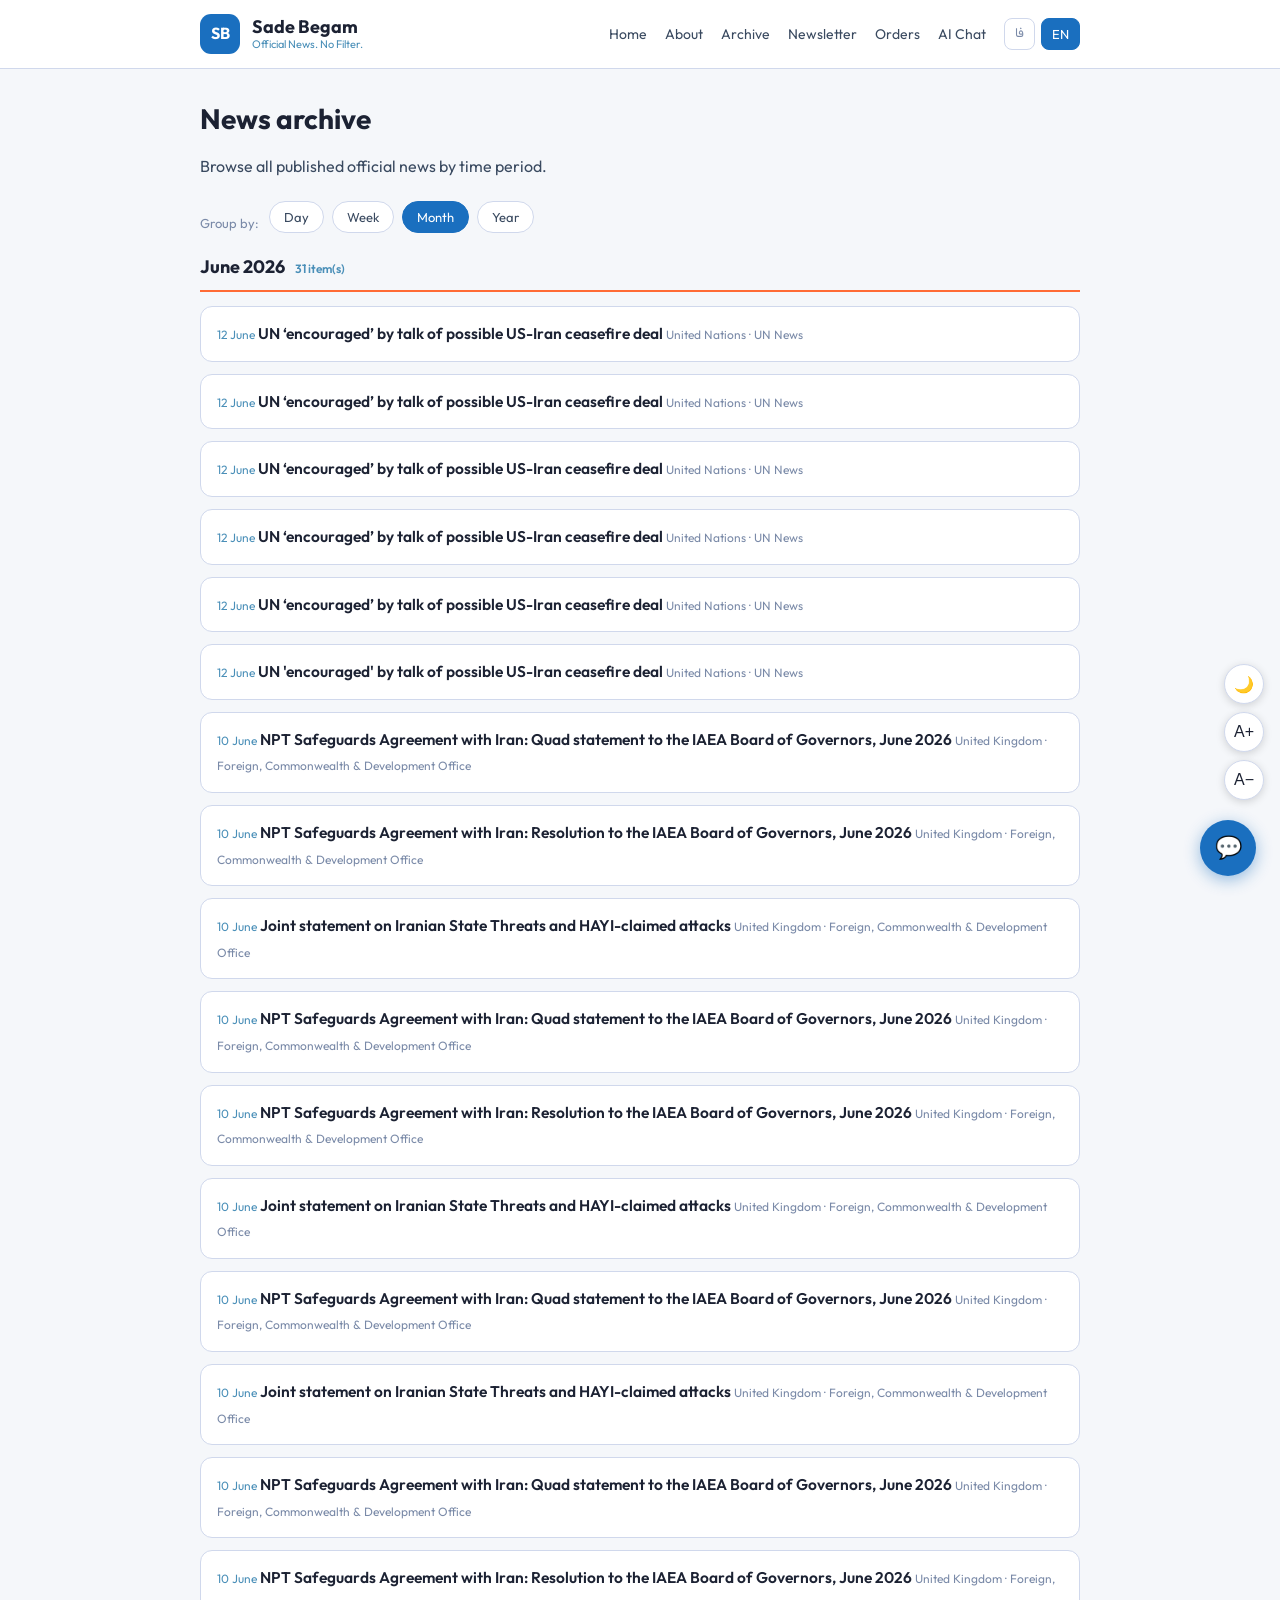
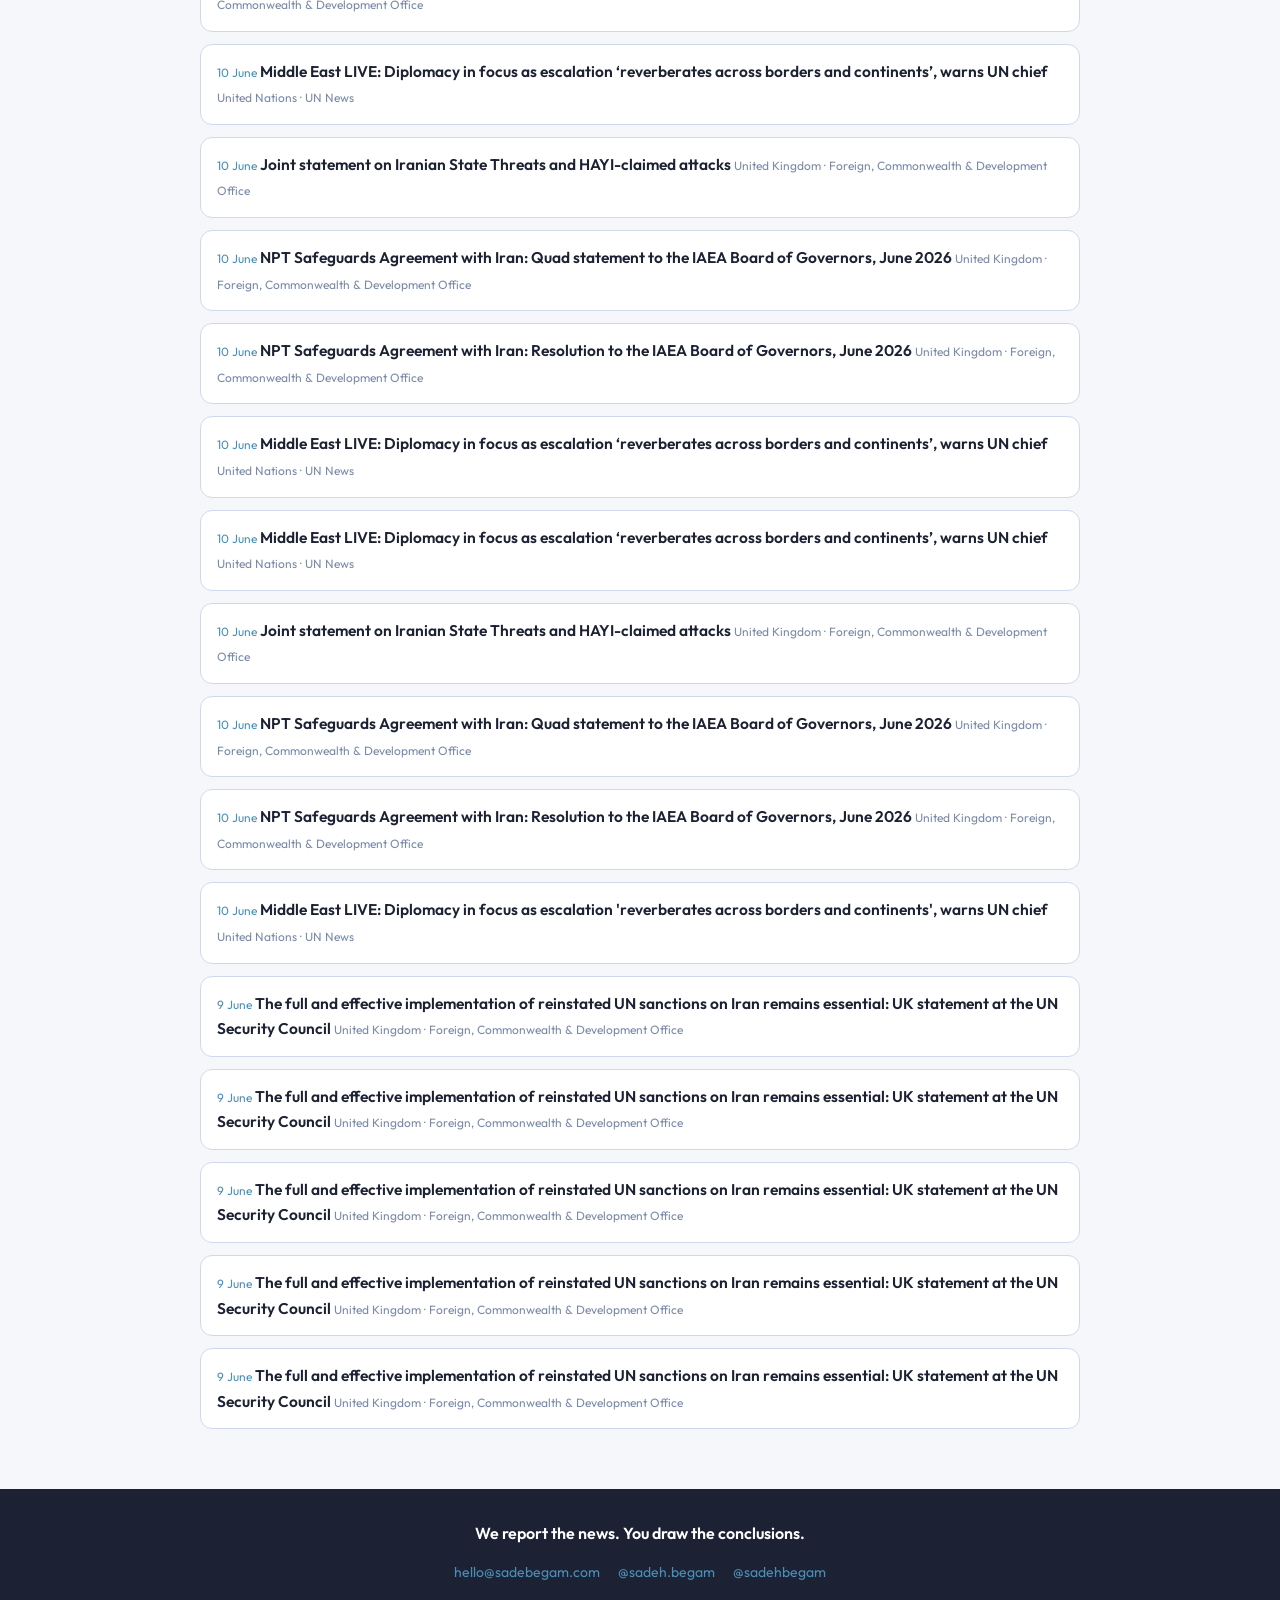
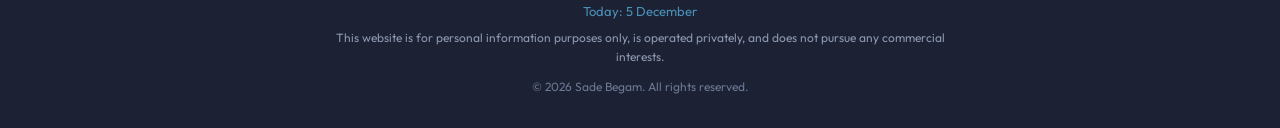
<file: public/archive.html>
<!DOCTYPE html>
<html lang="en">
<head>
  <meta charset="UTF-8" />
  <meta name="viewport" content="width=device-width, initial-scale=1.0" />
  <title>Archive — Sade Begam</title>
  <meta name="description" content="Browse all official news about Iran published by Sade Begam, grouped by day, week, month, or year." />
  <link rel="stylesheet" href="css/style.css" />
</head>
<body>

  <header class="masthead">
    <div class="masthead__inner">
      <a class="logo" href="index.html">
        <span class="logo__mark">SB</span>
        <span class="logo__text">
          <span class="logo__name" id="brandName">Sade Begam</span>
          <span class="logo__tag" id="tagline">Official News. No Filter.</span>
        </span>
      </a>
      <nav class="nav" aria-label="Main navigation">
        <a class="nav__link" href="index.html" id="navHome">Home</a>
        <a class="nav__link" href="about.html" id="navAbout">About</a>
        <a class="nav__link" href="archive.html" id="navArchive">Archive</a>
        <a class="nav__link" href="newsletter.html" id="navNewsletter">Newsletter</a>
        <a class="nav__link" href="orders.html" id="navOrders">Orders</a>
        <a class="nav__link" href="chat.html" id="navChat">AI Chat</a>
        <span class="langswitch">
          <button data-setlang="fa">فا</button>
          <button data-setlang="en">EN</button>
        </span>
        <button class="nav__burger" id="navBurger" aria-label="Menu" aria-expanded="false">☰</button>
      </nav>
    </div>
  </header>

  <main class="container">
    <h1 class="about__title" id="arcTitle" style="margin-top: 28px;"></h1>
    <p class="about__body" id="arcIntro"></p>

    <div class="archive-controls">
      <span class="label" id="arcGroupLabel"></span>
      <div class="chips">
        <button class="chip" data-gran="day"></button>
        <button class="chip" data-gran="week"></button>
        <button class="chip" data-gran="month"></button>
        <button class="chip" data-gran="year"></button>
      </div>
    </div>

    <div class="archive-groups" id="arcGroups"></div>
  </main>

  <footer class="footer">
    <div class="footer__inner">
      <p class="footer__note" id="footerNote">We report the news. You draw the conclusions.</p>
      <div class="footer__links">
        <a href="mailto:hello@sadebegam.com">hello@sadebegam.com</a>
        <a href="https://instagram.com/sadeh.begam" target="_blank" rel="noopener noreferrer">@sadeh.begam</a>
        <a href="https://youtube.com/@sadehbegam" target="_blank" rel="noopener noreferrer">@sadehbegam</a>
      </div>
      <p class="footer__today" id="todayDate"></p>
      <p class="footer__legal" id="nonProfitFooter"></p>
      <p class="footer__rights" id="rights">© 2026 Sade Begam. All rights reserved.</p>
    </div>
  </footer>

  <script src="js/i18n.js"></script>
  <script src="js/accessibility.js"></script>
  <script src="js/archive.js"></script>
  <script src="js/chatbot.js"></script>
</body>
</html>
</file>
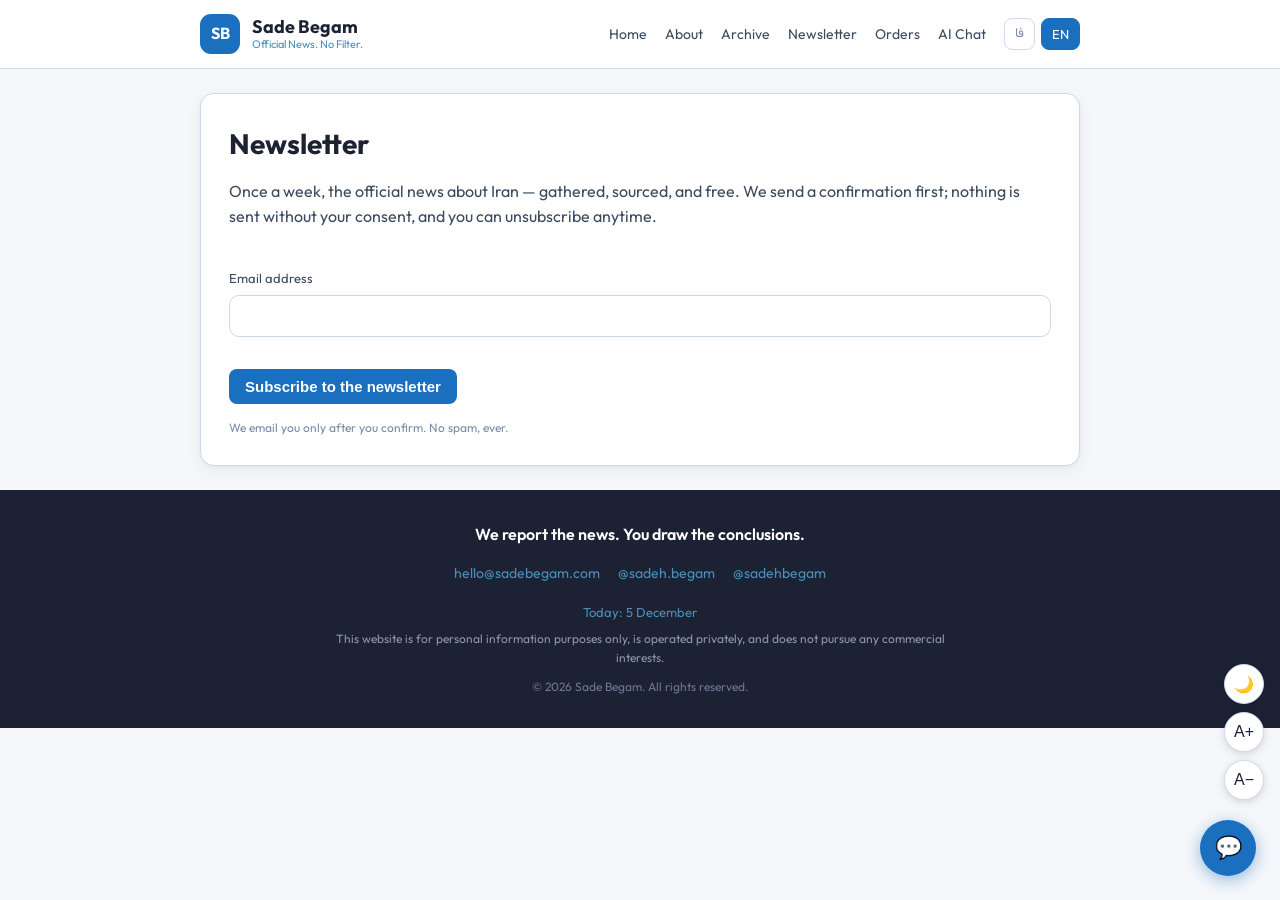
<file: public/newsletter.html>
<!DOCTYPE html>
<html lang="en">
<head>
  <meta charset="UTF-8" />
  <meta name="viewport" content="width=device-width, initial-scale=1.0" />
  <title>Newsletter — Sade Begam</title>
  <meta name="description" content="Subscribe to the free Sade Begam newsletter — official news about Iran." />
  <link rel="stylesheet" href="css/style.css" />
</head>
<body>

  <header class="masthead">
    <div class="masthead__inner">
      <a class="logo" href="index.html">
        <span class="logo__mark">SB</span>
        <span class="logo__text">
          <span class="logo__name" id="brandName">Sade Begam</span>
          <span class="logo__tag" id="tagline">Official News. No Filter.</span>
        </span>
      </a>
      <nav class="nav" aria-label="Main navigation">
        <a class="nav__link" href="index.html" id="navHome">Home</a>
        <a class="nav__link" href="about.html" id="navAbout">About</a>
        <a class="nav__link" href="archive.html" id="navArchive">Archive</a>
        <a class="nav__link" href="newsletter.html" id="navNewsletter">Newsletter</a>
        <a class="nav__link" href="orders.html" id="navOrders">Orders</a>
        <a class="nav__link" href="chat.html" id="navChat">AI Chat</a>
        <span class="langswitch">
          <button data-setlang="fa">فا</button>
          <button data-setlang="en">EN</button>
        </span>
        <button class="nav__burger" id="navBurger" aria-label="Menu" aria-expanded="false">☰</button>
      </nav>
    </div>
  </header>

  <main class="container">
    <section class="card form-block">
      <h1 class="about__title" id="nlTitle">Newsletter</h1>
      <p class="about__body" id="nlIntro"></p>
      <form id="signupForm" class="sb-form">
        <label class="field-label"><span id="nlEmailLabel"></span>
          <input type="email" name="email" required class="search" autocomplete="email" />
        </label>
        <button type="submit" class="card__source" id="nlSignupBtn"></button>
        <p class="muted form-note" id="nlFormNote"></p>
      </form>

      <div id="signupConfirm" class="confirm-panel" hidden>
        <h2 class="about__subtitle" id="nlConfirmTitle"></h2>
        <p class="about__body" id="nlConfirmBody"></p>
        <button type="button" class="card__source" id="nlConfirmAgain"></button>
      </div>
    </section>
  </main>

  <footer class="footer">
    <div class="footer__inner">
      <p class="footer__note" id="footerNote">We report the news. You draw the conclusions.</p>
      <div class="footer__links">
        <a href="mailto:hello@sadebegam.com">hello@sadebegam.com</a>
        <a href="https://instagram.com/sadeh.begam" target="_blank" rel="noopener noreferrer">@sadeh.begam</a>
        <a href="https://youtube.com/@sadehbegam" target="_blank" rel="noopener noreferrer">@sadehbegam</a>
      </div>
      <p class="footer__today" id="todayDate"></p>
      <p class="footer__legal" id="nonProfitFooter"></p>
      <p class="footer__rights" id="rights">© 2026 Sade Begam. All rights reserved.</p>
    </div>
  </footer>

  <script src="js/i18n.js"></script>
  <script src="js/accessibility.js"></script>
  <script src="js/chatbot.js"></script>
  <script>
    document.documentElement.lang = T.htmlLang;
    document.documentElement.dir = T.dir;
    const set = (id, txt) => { const el = document.getElementById(id); if (el) el.textContent = txt; };

    set("brandName", T.brandName); set("tagline", T.tagline);
    set("navHome", T.navHome); set("navAbout", T.navAbout);
    set("navArchive", T.navArchive);
    set("navNewsletter", T.navNewsletter); set("navOrders", T.navOrders);
    set("navChat", T.navChat);
    set("footerNote", T.footerNote); set("rights", T.rights);
    sbRenderCommonFooter();

    set("nlTitle", T.newsletter.title);
    set("nlIntro", T.newsletter.intro);
    set("nlEmailLabel", T.newsletter.emailLabel);
    set("nlSignupBtn", T.newsletter.signupBtn);
    set("nlFormNote", T.newsletter.formNote);
    set("nlConfirmTitle", T.newsletter.confirmTitle);
    set("nlConfirmBody", T.newsletter.confirmBody);
    set("nlConfirmAgain", T.newsletter.confirmAgain);

    const form = document.getElementById("signupForm");
    const confirm = document.getElementById("signupConfirm");
    const submitBtn = document.getElementById("nlSignupBtn");

    // Real double opt-in: we store the signup and send an actual
    // confirmation email (api/subscribe.js). The subscription only becomes
    // active once the visitor clicks the link inside that email
    // (api/confirm.js) — nothing is sent to anyone before that.
    form.addEventListener("submit", async (e) => {
      e.preventDefault();
      const email = (new FormData(e.target).get("email") || "").trim();
      submitBtn.disabled = true;
      set("nlFormNote", T.newsletter.sending);
      try {
        const res = await fetch("/api/subscribe", {
          method: "POST",
          headers: { "Content-Type": "application/json" },
          body: JSON.stringify({ email, lang: SB_LANG })
        });
        const data = await res.json();

        // 400 = the server rejected the address itself — nothing was stored,
        // so tell the visitor that, not a misleading "signup saved" message.
        if (res.status === 400) {
          set("nlFormNote", T.newsletter.invalidEmail);
          submitBtn.disabled = false;
          return;
        }
        if (!res.ok) throw new Error(data.error || "failed");

        if (data.alreadySubscribed) {
          set("nlFormNote", T.newsletter.alreadySubscribed);
          submitBtn.disabled = false;
          return;
        }
        if (!data.emailSent) {
          // Stored, but the confirmation email failed — sendError says so.
          set("nlFormNote", T.newsletter.sendError);
          submitBtn.disabled = false;
          return;
        }
        form.hidden = true;
        confirm.hidden = false;
      } catch (_) {
        // Network/server failure — we don't know if anything was stored,
        // so use the generic message, not sendError's "signup was saved".
        set("nlFormNote", T.newsletter.genericError);
        submitBtn.disabled = false;
      }
    });

    // Let the visitor go back and enter a different address.
    document.getElementById("nlConfirmAgain").addEventListener("click", () => {
      confirm.hidden = true;
      form.hidden = false;
      form.reset();
      submitBtn.disabled = false;
      set("nlFormNote", T.newsletter.formNote);
    });

    document.querySelectorAll("[data-setlang]").forEach((btn) => {
      if (btn.dataset.setlang === SB_LANG) btn.classList.add("active");
      btn.addEventListener("click", () => setLang(btn.dataset.setlang));
    });
  </script>
</body>
</html>
</file>
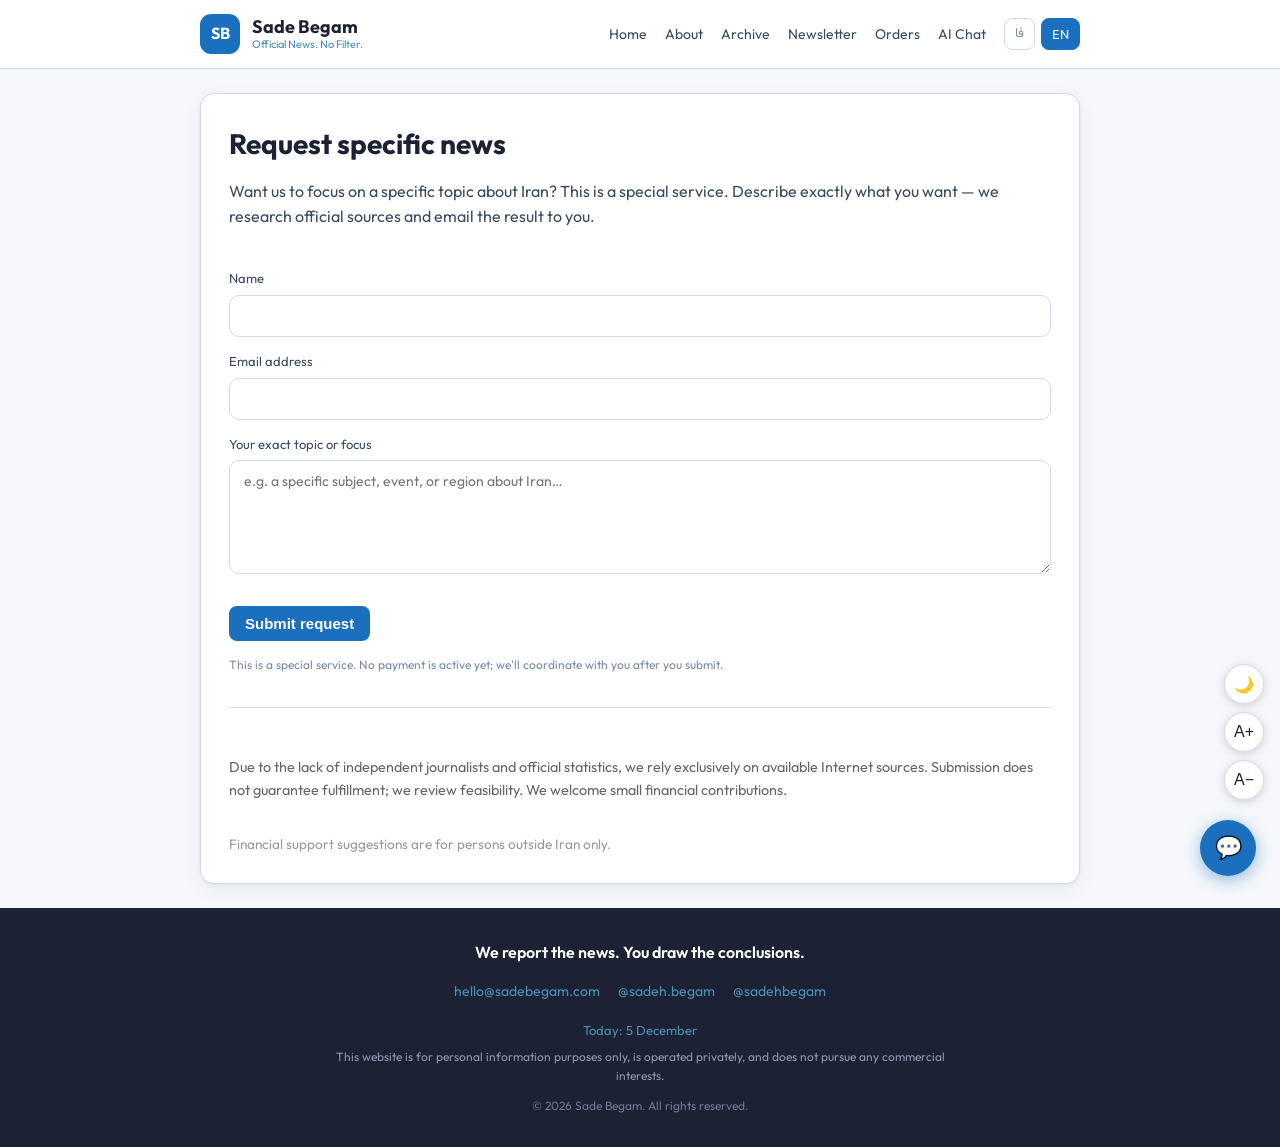
<file: public/orders.html>
<!DOCTYPE html>
<html lang="en">
<head>
  <meta charset="UTF-8" />
  <meta name="viewport" content="width=device-width, initial-scale=1.0" />
  <title>Order specific news — Sade Begam</title>
  <meta name="description" content="Request specific official news about Iran, focused on your topic, delivered by email." />
  <link rel="stylesheet" href="css/style.css" />
</head>
<body>

  <header class="masthead">
    <div class="masthead__inner">
      <a class="logo" href="index.html">
        <span class="logo__mark">SB</span>
        <span class="logo__text">
          <span class="logo__name" id="brandName">Sade Begam</span>
          <span class="logo__tag" id="tagline">Official News. No Filter.</span>
        </span>
      </a>
      <nav class="nav" aria-label="Main navigation">
        <a class="nav__link" href="index.html" id="navHome">Home</a>
        <a class="nav__link" href="about.html" id="navAbout">About</a>
        <a class="nav__link" href="archive.html" id="navArchive">Archive</a>
        <a class="nav__link" href="newsletter.html" id="navNewsletter">Newsletter</a>
        <a class="nav__link" href="orders.html" id="navOrders">Orders</a>
        <a class="nav__link" href="chat.html" id="navChat">AI Chat</a>
        <span class="langswitch">
          <button data-setlang="fa">فا</button>
          <button data-setlang="en">EN</button>
        </span>
        <button class="nav__burger" id="navBurger" aria-label="Menu" aria-expanded="false">☰</button>
      </nav>
    </div>
  </header>

  <main class="container">
    <section class="card form-block">
      <h1 class="about__title" id="ordTitle"></h1>
      <p class="about__body" id="ordIntro"></p>
      <form id="orderForm" class="sb-form">
        <label class="field-label"><span id="ordNameLabel"></span>
          <input type="text" name="name" required class="search" autocomplete="name" />
        </label>
        <label class="field-label"><span id="ordEmailLabel"></span>
          <input type="email" name="email" required class="search" autocomplete="email" />
        </label>
        <label class="field-label"><span id="ordFocusLabel"></span>
          <textarea name="focus" rows="5" required class="search" id="ordFocusInput"></textarea>
        </label>
        <button type="submit" class="card__source" id="ordSubmitBtn"></button>
        <p class="muted form-note" id="ordNote"></p>
      </form>

      <hr style="margin: 2rem 0; border: none; border-top: 1px solid #ddd;" />
      <p class="about__legal" id="ordSourceNote" style="font-size: 0.9rem; color: #666; margin: 1rem 0;"></p>
      <p class="about__legal" id="ordSupportNote" style="font-size: 0.85rem; color: #999; margin-top: 1rem;"></p>
    </section>
  </main>

  <footer class="footer">
    <div class="footer__inner">
      <p class="footer__note" id="footerNote">We report the news. You draw the conclusions.</p>
      <div class="footer__links">
        <a href="mailto:hello@sadebegam.com">hello@sadebegam.com</a>
        <a href="https://instagram.com/sadeh.begam" target="_blank" rel="noopener noreferrer">@sadeh.begam</a>
        <a href="https://youtube.com/@sadehbegam" target="_blank" rel="noopener noreferrer">@sadehbegam</a>
      </div>
      <p class="footer__today" id="todayDate"></p>
      <p class="footer__legal" id="nonProfitFooter"></p>
      <p class="footer__rights" id="rights">© 2026 Sade Begam. All rights reserved.</p>
    </div>
  </footer>

  <script src="js/i18n.js"></script>
  <script src="js/accessibility.js"></script>
  <script src="js/chatbot.js"></script>
  <script>
    document.documentElement.lang = T.htmlLang;
    document.documentElement.dir = T.dir;
    const set = (id, txt) => { const el = document.getElementById(id); if (el) el.textContent = txt; };

    set("brandName", T.brandName); set("tagline", T.tagline);
    set("navHome", T.navHome); set("navAbout", T.navAbout);
    set("navArchive", T.navArchive);
    set("navNewsletter", T.navNewsletter); set("navOrders", T.navOrders);
    set("navChat", T.navChat);
    set("footerNote", T.footerNote); set("rights", T.rights);
    sbRenderCommonFooter();

    set("ordTitle", T.orders.title);
    set("ordIntro", T.orders.intro);
    set("ordNameLabel", T.orders.nameLabel);
    set("ordEmailLabel", T.orders.emailLabel);
    set("ordFocusLabel", T.orders.focusLabel);
    set("ordSubmitBtn", T.orders.submitBtn);
    set("ordNote", T.orders.note);
    set("ordSourceNote", T.orders.sourceNote);
    set("ordSupportNote", T.orders.supportNote);
    document.getElementById("ordFocusInput").placeholder = T.orders.focusPlaceholder;

    document.getElementById("orderForm").addEventListener("submit", (e) => {
      e.preventDefault();
      const f = new FormData(e.target);
      const body = ["name", "email", "focus"]
        .map((k) => `${k}: ${f.get(k) || ""}`).join("\n");
      location.href = "mailto:hello@sadebegam.com?subject=" +
        encodeURIComponent("Sade Begam — Special news order") + "&body=" + encodeURIComponent(body);
    });

    document.querySelectorAll("[data-setlang]").forEach((btn) => {
      if (btn.dataset.setlang === SB_LANG) btn.classList.add("active");
      btn.addEventListener("click", () => setLang(btn.dataset.setlang));
    });
  </script>
</body>
</html>
</file>
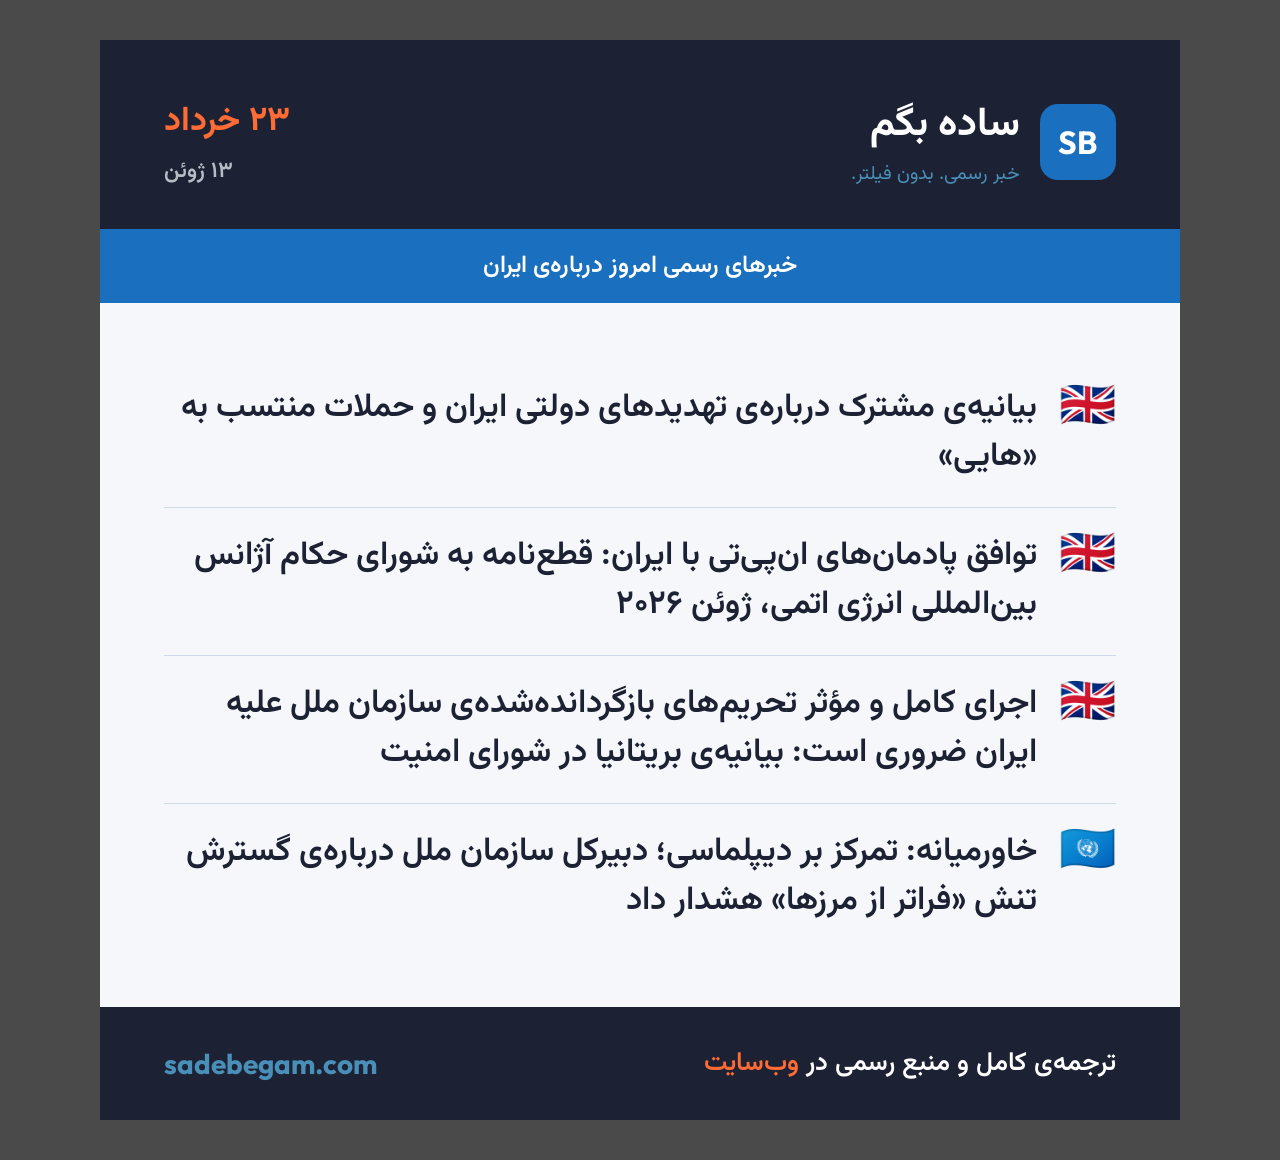
<file: social/post-latest.html>
<!DOCTYPE html>
<html lang="fa" dir="rtl">
<head>
<meta charset="UTF-8" />
<title>Sade Begam — Daily summary 13 June</title>
<link href="https://fonts.googleapis.com/css2?family=Vazirmatn:wght@400;600;700&family=Outfit:wght@600;700&display=swap" rel="stylesheet" />
<style>
  * { box-sizing: border-box; margin: 0; padding: 0; }
  body { background: #4a4a4a; display: flex; justify-content: center; padding: 40px; }
  .card {
    width: 1080px; height: 1080px; background: #F5F7FA;
    font-family: 'Vazirmatn', sans-serif; color: #1C2233;
    display: flex; flex-direction: column; overflow: hidden;
  }
  .head {
    background: #1C2233; color: #fff; padding: 54px 64px 40px;
    display: flex; align-items: center; justify-content: space-between;
  }
  .brand { display: flex; align-items: center; gap: 20px; }
  .mark {
    width: 76px; height: 76px; border-radius: 18px; background: #1A6FBF;
    color: #fff; font-family: 'Outfit', sans-serif; font-weight: 700; font-size: 32px;
    display: flex; align-items: center; justify-content: center;
  }
  .brand__name { font-size: 40px; font-weight: 700; }
  .brand__tag { font-size: 19px; color: #4A8FB8; margin-top: 4px; }
  .date { text-align: left; }
  .date__fa { font-size: 34px; font-weight: 700; color: #FF6B35; }
  .date__greg { font-weight: 600; font-size: 22px; color: #B8BCC6; margin-top: 6px; }
  .kicker {
    background: #1A6FBF; color: #fff; text-align: center;
    font-size: 24px; font-weight: 600; padding: 18px;
  }
  .body { flex: 1; padding: 44px 64px; display: flex; flex-direction: column; justify-content: center; }
  .row {
    list-style: none; display: flex; gap: 22px; align-items: flex-start;
    padding: 24px 0; border-bottom: 1px solid #D0D8EC;
  }
  .row:last-child { border-bottom: none; }
  .row__flag { font-size: 46px; line-height: 1.1; flex-shrink: 0; }
  .row__text { font-size: 33px; font-weight: 600; line-height: 1.5; }
  .foot {
    background: #1C2233; color: #fff; padding: 36px 64px;
    display: flex; align-items: center; justify-content: space-between;
  }
  .foot__cta { font-size: 26px; font-weight: 600; }
  .foot__cta span { color: #FF6B35; }
  .foot__site { font-family: 'Outfit', sans-serif; font-size: 28px; font-weight: 700; color: #4A8FB8; }
</style>
</head>
<body>
  <div class="card">
    <div class="head">
      <div class="brand">
        <div class="mark">SB</div>
        <div>
          <div class="brand__name">ساده بگم</div>
          <div class="brand__tag">خبر رسمی. بدون فیلتر.</div>
        </div>
      </div>
      <div class="date">
        <div class="date__fa">۲۳ خرداد</div>
        <div class="date__greg">۱۳ ژوئن</div>
      </div>
    </div>
    <div class="kicker">خبرهای رسمی امروز درباره‌ی ایران</div>
    <ul class="body">
      <li class="row">
        <span class="row__flag">🇬🇧</span>
        <span class="row__text">بیانیه‌ی مشترک درباره‌ی تهدیدهای دولتی ایران و حملات منتسب به «هایی»</span>
      </li>
      <li class="row">
        <span class="row__flag">🇬🇧</span>
        <span class="row__text">توافق پادمان‌های ان‌پی‌تی با ایران: قطع‌نامه به شورای حکام آژانس بین‌المللی انرژی اتمی، ژوئن ۲۰۲۶</span>
      </li>
      <li class="row">
        <span class="row__flag">🇬🇧</span>
        <span class="row__text">اجرای کامل و مؤثر تحریم‌های بازگردانده‌شده‌ی سازمان ملل علیه ایران ضروری است: بیانیه‌ی بریتانیا در شورای امنیت</span>
      </li>
      <li class="row">
        <span class="row__flag">🇺🇳</span>
        <span class="row__text">خاورمیانه: تمرکز بر دیپلماسی؛ دبیرکل سازمان ملل درباره‌ی گسترش تنش «فراتر از مرزها» هشدار داد</span>
      </li>
    </ul>
    <div class="foot">
      <div class="foot__cta">ترجمه‌ی کامل و منبع رسمی در <span>وب‌سایت</span></div>
      <div class="foot__site">sadebegam.com</div>
    </div>
  </div>
</body>
</html>
</file>
<file: public/css/style.css>
/* ── Sade Begam — Brand Guide styles (light/clean) ──────────────── */
@import url('https://fonts.googleapis.com/css2?family=Outfit:wght@400;600;700&family=Vazirmatn:wght@400;600;700&display=swap');

:root {
  --brand-blue: #1A6FBF;
  --brand-blue-deep: #2E6687;
  --brand-blue-soft: #4A8FB8;
  --brand-orange: #FF6B35;
  --brand-gold: #D9B247;

  --bg-page: #F5F7FA;
  --bg-card: #FFFFFF;
  --bg-dark: #1C2233;
  --text-primary: #1C2233;
  --text-body: #3A4A60;
  --text-muted: #7A8AA8;
  --border: #D0D8EC;

  --radius: 14px;
  --shadow: 0 1px 3px rgba(28, 34, 51, 0.06), 0 6px 20px rgba(28, 34, 51, 0.05);
}

* { box-sizing: border-box; margin: 0; padding: 0; }

body {
  font-family: 'Vazirmatn', 'Outfit', sans-serif;
  background: var(--bg-page);
  color: var(--text-body);
  line-height: 1.6;
}
[dir="ltr"] body { font-family: 'Outfit', 'Vazirmatn', sans-serif; }

.muted { color: var(--text-muted); }
a { color: var(--brand-blue-deep); }

.container { max-width: 920px; margin: 0 auto; padding: 0 20px; }

/* ── Header / Masthead ── */
.masthead {
  background: var(--bg-card);
  border-bottom: 1px solid var(--border);
  position: sticky; top: 0; z-index: 20;
}
.masthead__inner {
  display: flex; align-items: center; justify-content: space-between;
  gap: 16px; padding: 14px 20px; max-width: 920px; margin: 0 auto;
}
.logo { display: flex; align-items: center; gap: 12px; text-decoration: none; }
.logo__mark {
  width: 40px; height: 40px; border-radius: 11px;
  background: var(--brand-blue); color: #fff;
  display: flex; align-items: center; justify-content: center;
  font-weight: 700; font-family: 'Outfit', sans-serif; font-size: 16px;
}
.logo__text { display: flex; flex-direction: column; line-height: 1.15; }
.logo__name { color: var(--text-primary); font-weight: 700; font-size: 18px; }
.logo__tag { color: var(--brand-blue-soft); font-size: 11px; }

.nav { display: flex; align-items: center; gap: 18px; }
.nav a { color: var(--text-body); text-decoration: none; font-size: 14px; }
.nav a:hover { color: var(--brand-blue); }

.langswitch { display: flex; gap: 6px; }
.langswitch button {
  border: 1px solid var(--border); background: #fff; cursor: pointer;
  border-radius: 8px; padding: 5px 10px; font-size: 13px; color: var(--text-muted);
  font-family: inherit;
}
.langswitch button.active { color: #fff; background: var(--brand-blue); border-color: var(--brand-blue); }

/* ── Hero strip ── */
.hero {
  background: var(--bg-dark); color: #fff;
  text-align: center; padding: 30px 20px;
}
.hero__kicker {
  font-family: 'Outfit', sans-serif; letter-spacing: 0.22em;
  text-transform: uppercase; font-size: 11px; color: var(--brand-blue-soft);
}
.hero__tagline { font-size: clamp(24px, 5vw, 40px); font-weight: 700; margin: 8px 0; }
.hero__tagline .accent { color: var(--brand-orange); }
.weekstrip { color: #B8BCC6; font-size: 13px; margin-top: 6px; }

/* ── Filter bar ── */
.filterbar { padding: 20px; }
.chips { display: flex; flex-wrap: wrap; gap: 8px; margin-bottom: 12px; }
.chip {
  border: 1px solid var(--border); background: #fff; cursor: pointer;
  border-radius: 999px; padding: 7px 14px; font-size: 13px;
  color: var(--text-body); font-family: inherit;
}
.chip:hover { border-color: var(--brand-blue-soft); }
.chip.active { background: var(--brand-blue); color: #fff; border-color: var(--brand-blue); }
.search {
  width: 100%; border: 1px solid var(--border); border-radius: 10px;
  padding: 11px 14px; font-size: 14px; font-family: inherit; background: #fff;
  color: var(--text-primary);
}
.search:focus { outline: none; border-color: var(--brand-blue); }

/* ── News feed ── */
.feed { display: grid; gap: 20px; padding: 4px 20px 48px; }
.card {
  background: var(--bg-card); border: 1px solid var(--border);
  border-radius: var(--radius); box-shadow: var(--shadow);
  padding: 22px 24px; display: flex; flex-direction: column;
  transition: box-shadow 0.18s ease, transform 0.18s ease;
}
.card:hover { box-shadow: 0 4px 14px rgba(28,34,51,0.10), 0 14px 34px rgba(28,34,51,0.08); transform: translateY(-2px); }

.card__head { display: flex; align-items: center; gap: 14px; margin-bottom: 14px; }
.card__photo {
  width: 52px; height: 52px; border-radius: 12px; object-fit: cover;
  border: 1px solid var(--border); flex-shrink: 0;
}
.card__flag-badge {
  width: 52px; height: 52px; border-radius: 12px; flex-shrink: 0;
  display: flex; align-items: center; justify-content: center;
  font-size: 28px; background: #EEF3FA; border: 1px solid var(--border);
}
.card__meta { display: flex; flex-direction: column; gap: 1px; min-width: 0; }
.card__country { color: var(--text-primary); font-weight: 700; font-size: 15px; }
.card__org { color: var(--brand-blue-deep); font-weight: 600; font-size: 13px; }
.card__date { color: var(--text-muted); font-size: 12px; }
.badge {
  margin-inline-start: auto; font-size: 11px; padding: 5px 11px;
  border-radius: 999px; white-space: nowrap; font-weight: 600; align-self: flex-start;
}
.badge--official { background: #E8F5EC; color: #1E8E4E; border: 1px solid #BCE3C8; }

.card__body { flex: 1; }
.card__headline {
  color: var(--text-primary); font-size: 21px; font-weight: 700;
  line-height: 1.3; margin-bottom: 10px;
}
.card__excerpt {
  color: var(--text-body); font-size: 15.5px; line-height: 1.75;
  display: -webkit-box; -webkit-line-clamp: 5; -webkit-box-orient: vertical;
  overflow: hidden; /* max 5 lines on the home page — full text is one click away */
}
.card__translation {
  margin-top: 14px; padding: 14px 16px; border-radius: 10px;
  background: #F4F7FC; border: 1px solid var(--border); border-inline-start: 3px solid var(--brand-blue-soft);
}
.card__translation p { color: var(--text-body); font-size: 15px; line-height: 1.8; }
.card__translation p:not(.card__disclaimer) {
  display: -webkit-box; -webkit-line-clamp: 5; -webkit-box-orient: vertical;
  overflow: hidden; /* max 5 lines — click opens the full translation in a new window */
}
.card__disclaimer { margin-top: 10px; }
.card__disclaimer small { color: var(--text-muted); font-size: 11px; line-height: 1.5; }
.card__headline-tr { color: var(--text-primary); font-size: 17px; font-weight: 700; margin: 4px 0 8px; }
.card__quote-label {
  display: block; font-family: 'Outfit', sans-serif; text-transform: uppercase;
  letter-spacing: 0.14em; font-size: 10px; color: var(--text-muted); margin-bottom: 4px;
}
.card__source {
  align-self: flex-start; margin-top: 18px;
  display: inline-block; background: var(--brand-blue); color: #fff;
  text-decoration: none; font-size: 13px; padding: 9px 16px; border-radius: 8px;
  font-weight: 600;
}
.card__source:hover { background: var(--brand-blue-deep); }

/* ── About page ── */
.about { margin: 28px auto; padding: 32px; }
.about__title { color: var(--text-primary); font-size: 28px; margin-bottom: 12px; }
.about__lead { font-size: 19px; color: var(--text-primary); font-weight: 600; margin-bottom: 14px; }
.about__body { font-size: 16px; margin-bottom: 22px; }
.about__subtitle { color: var(--brand-blue-deep); font-size: 17px; margin-bottom: 10px; }
.about__sources { margin: 0 0 22px; padding-inline-start: 22px; }
.about__sources li { margin-bottom: 8px; }
.about__focus {
  font-size: 18px; font-weight: 700; color: #fff; background: var(--brand-blue);
  display: inline-block; padding: 10px 18px; border-radius: 10px;
}

/* ── Forms (newsletter / request) ── */
.form-block { margin: 24px auto; padding: 28px; }
.sb-form { display: grid; gap: 14px; margin-top: 16px; }
.form-row { display: grid; grid-template-columns: 1fr 1fr; gap: 14px; }
@media (max-width: 520px) { .form-row { grid-template-columns: 1fr; } }
.field-label { display: grid; gap: 6px; font-size: 13px; color: var(--text-body); }
.sb-form .card__source { border: none; cursor: pointer; font-size: 15px; justify-self: start; }
.form-note { font-size: 12px; }
textarea.search { resize: vertical; font-family: inherit; }

/* ── Footer ── */
.footer { background: var(--bg-dark); color: #B8BCC6; margin-top: 20px; }
.footer__inner { max-width: 920px; margin: 0 auto; padding: 32px 20px; text-align: center; }
.footer__note { color: #fff; font-size: 16px; font-weight: 600; margin-bottom: 14px; }
.footer__links { display: flex; flex-wrap: wrap; gap: 18px; justify-content: center; margin-bottom: 18px; }
.footer__links a { color: var(--brand-blue-soft); text-decoration: none; font-size: 14px; }
.footer__links a:hover { color: var(--brand-orange); }
.footer__today { font-size: 13px; color: var(--brand-blue-soft); margin-bottom: 6px; }
.footer__legal { font-size: 12px; color: #8b96b0; max-width: 640px; margin: 0 auto 10px; line-height: 1.6; }
.footer__rights { font-size: 12px; color: #6b7794; }

/* ── Newsletter confirmation step ── */
.confirm-panel {
  margin-top: 16px; padding: 22px; border-radius: var(--radius);
  background: #EEF3FA; border: 1px solid var(--border);
  border-inline-start: 4px solid var(--brand-blue);
}
.confirm-panel .about__subtitle { margin-bottom: 8px; }
.confirm-panel .card__source { border: none; cursor: pointer; margin-top: 14px; }

/* ── Archive page ── */
.archive-controls {
  display: flex; flex-wrap: wrap; align-items: center; gap: 10px;
  margin: 18px 0 8px;
}
.archive-controls .label { font-size: 13px; color: var(--text-muted); }
.archive-groups { display: flex; flex-direction: column; gap: 26px; padding-bottom: 40px; }
.arc-group__title {
  font-size: 18px; font-weight: 700; color: var(--text-primary);
  padding-bottom: 8px; border-bottom: 2px solid var(--brand-orange); margin-bottom: 14px;
  display: flex; align-items: baseline; gap: 10px;
}
.arc-group__count { font-size: 12px; font-weight: 600; color: var(--brand-blue-soft); }
.arc-list { display: grid; gap: 12px; }
.arc-item {
  display: flex; align-items: flex-start; gap: 12px;
  background: var(--bg-card); border: 1px solid var(--border);
  border-radius: 12px; padding: 14px 16px; text-decoration: none;
  transition: box-shadow 0.15s ease, transform 0.15s ease;
}
.arc-item:hover { box-shadow: var(--shadow); transform: translateY(-1px); }
.arc-item__body { min-width: 0; }
.arc-item__date { font-size: 12px; color: var(--brand-blue-soft); margin-bottom: 2px; }
.arc-item__headline { font-size: 15.5px; font-weight: 600; color: var(--text-primary); line-height: 1.45; }
.arc-item__country { font-size: 12px; color: var(--text-muted); margin-top: 3px; }

.card { cursor: pointer; }

/* ── Hamburger button (hidden on desktop) ── */
.nav__burger {
  display: none;
  background: none;
  border: 1px solid var(--border);
  border-radius: 8px;
  cursor: pointer;
  padding: 6px 11px;
  font-size: 20px;
  line-height: 1;
  color: var(--text-primary);
  flex-shrink: 0;
}

@media (max-width: 600px) {
  .logo__tag { display: none; }

  /* Show burger, hide nav links by default */
  .nav__burger { display: flex; align-items: center; }
  .nav .nav__link { display: none; }

  /* Mobile dropdown — slides out of sticky header */
  .masthead.nav-open {
    position: sticky; /* keep sticky */
  }
  .masthead.nav-open .nav {
    position: absolute;
    top: 100%;
    left: 0;
    right: 0;
    flex-direction: column;
    align-items: stretch;
    background: var(--bg-card);
    border-bottom: 2px solid var(--border);
    box-shadow: 0 8px 24px rgba(0,0,0,0.13);
    z-index: 100;
    padding: 0;
  }
  .masthead.nav-open .nav .nav__link {
    display: block;
    padding: 15px 20px;
    font-size: 16px;
    border-bottom: 1px solid var(--border);
    color: var(--text-primary);
  }
  .masthead.nav-open .nav .nav__link:hover { background: var(--bg-page); }
  .masthead.nav-open .nav .langswitch {
    padding: 14px 20px;
  }
  .masthead.nav-open .nav .nav__burger { display: none; }
}

[data-theme="dark"] .nav__burger { border-color: var(--border); color: var(--text-primary); }

/* ── Dark Mode ─────────────────────────────────────────────────── */
[data-theme="dark"] {
  --bg-page: #111827;
  --bg-card: #1E2535;
  --bg-dark: #0D1117;
  --text-primary: #E8EDF5;
  --text-body: #A8B4C8;
  --text-muted: #6B7A94;
  --border: #2C3A52;
}
[data-theme="dark"] body { background: var(--bg-page); color: var(--text-body); }
[data-theme="dark"] .masthead { background: var(--bg-card); }
[data-theme="dark"] .card { background: var(--bg-card); border-color: var(--border); }
[data-theme="dark"] .chip { background: var(--bg-card); border-color: var(--border); color: var(--text-body); }
[data-theme="dark"] .chip.active { background: var(--brand-blue); color: #fff; }
[data-theme="dark"] .search { background: var(--bg-card); border-color: var(--border); color: var(--text-primary); }
[data-theme="dark"] .about.card,
[data-theme="dark"] .form-block { background: var(--bg-card); border-color: var(--border); }
[data-theme="dark"] .arc-item { background: var(--bg-card); border-color: var(--border); }
[data-theme="dark"] .confirm-panel { background: #1a2540; border-color: var(--border); }
[data-theme="dark"] .card__translation { background: #1a2540; }
[data-theme="dark"] .sb-chat-panel { background: var(--bg-card); border-color: var(--border); }
[data-theme="dark"] .sb-chat-msg--bot { background: #1a2540; color: var(--text-primary); }
[data-theme="dark"] .sb-chat-input { background: var(--bg-page); border-color: var(--border); color: var(--text-primary); }
[data-theme="dark"] .langswitch button { background: var(--bg-card); border-color: var(--border); color: var(--text-muted); }
[data-theme="dark"] .langswitch button.active { background: var(--brand-blue); border-color: var(--brand-blue); color: #fff; }
[data-theme="dark"] .sb-a11y-btn { background: var(--bg-card); border-color: var(--border); }
[data-theme="dark"] .sb-chat-result { background: var(--bg-dark); border-color: var(--border); }
[data-theme="dark"] .about-feed-item { border-color: var(--border); }
[data-theme="dark"] .about-divider { border-color: var(--border); }

/* ── Font size accessibility ───────────────────────────────────── */
[data-fontsize="large"]  { zoom: 1.12; }
[data-fontsize="xlarge"] { zoom: 1.28; }

/* ── Accessibility floating bar ────────────────────────────────── */
.sb-a11y-bar {
  position: fixed; bottom: 100px; inset-inline-end: 16px;
  z-index: 50; display: flex; flex-direction: column; gap: 8px;
}
.sb-a11y-btn {
  width: 40px; height: 40px; border-radius: 50%;
  background: var(--bg-card); border: 1px solid var(--border);
  cursor: pointer; font-size: 16px;
  display: flex; align-items: center; justify-content: center;
  box-shadow: 0 2px 8px rgba(0,0,0,0.15);
  color: var(--text-primary); transition: background 0.15s;
}
.sb-a11y-btn:hover { background: var(--bg-page); }

/* ── Chatbot widget ────────────────────────────────────────────── */
.sb-chat-widget { position: fixed; bottom: 24px; inset-inline-end: 24px; z-index: 60; }
.sb-chat-fab {
  width: 56px; height: 56px; border-radius: 50%;
  background: var(--brand-blue); color: #fff; border: none; cursor: pointer;
  font-size: 22px; display: flex; align-items: center; justify-content: center;
  box-shadow: 0 4px 16px rgba(26,111,191,0.45);
  transition: transform 0.2s, background 0.15s;
}
.sb-chat-fab:hover { transform: scale(1.08); background: var(--brand-blue-deep); }

.sb-chat-panel {
  display: none; flex-direction: column;
  width: min(360px, 94vw); height: min(500px, 80vh);
  background: var(--bg-card); border: 1px solid var(--border);
  border-radius: 16px; box-shadow: 0 8px 32px rgba(0,0,0,0.18);
  overflow: hidden; position: absolute; bottom: 68px; inset-inline-end: 0;
}
.sb-chat-panel.open { display: flex; }

.sb-chat-head {
  display: flex; align-items: center; justify-content: space-between;
  padding: 14px 16px; background: var(--brand-blue); color: #fff;
  font-weight: 700; font-size: 15px; flex-shrink: 0;
}
.sb-chat-head-btns { display: flex; gap: 8px; align-items: center; }
.sb-chat-head-btn {
  background: rgba(255,255,255,0.18); border: none; color: #fff;
  border-radius: 50%; width: 30px; height: 30px; cursor: pointer; font-size: 14px;
  display: flex; align-items: center; justify-content: center;
}
.sb-chat-head-btn:hover { background: rgba(255,255,255,0.32); }

.sb-chat-messages {
  flex: 1; overflow-y: auto; padding: 12px 12px 4px;
  display: flex; flex-direction: column; gap: 10px;
}
.sb-chat-msg {
  max-width: 85%; padding: 10px 13px; border-radius: 12px;
  font-size: 14px; line-height: 1.55; word-break: break-word;
}
.sb-chat-msg--bot {
  align-self: flex-start; background: #EEF3FA; color: var(--text-primary);
  border-end-start-radius: 4px;
}
[dir="rtl"] .sb-chat-msg--bot { align-self: flex-start; border-end-start-radius: 12px; border-end-end-radius: 4px; }
.sb-chat-msg--user {
  align-self: flex-end; background: var(--brand-blue); color: #fff;
  border-end-end-radius: 4px;
}
[dir="rtl"] .sb-chat-msg--user { align-self: flex-end; border-end-end-radius: 12px; border-end-start-radius: 4px; }

.sb-chat-result {
  background: var(--bg-page); border: 1px solid var(--border);
  border-radius: 10px; padding: 10px 12px; font-size: 13px;
  line-height: 1.5; margin-top: 4px;
}
.sb-chat-result-head {
  display: flex; align-items: center; gap: 6px;
  font-weight: 700; color: var(--text-primary); margin-bottom: 4px;
}
.sb-chat-result-date { font-size: 11px; color: var(--text-muted); font-weight: 400; }
.sb-chat-result-orig { color: var(--text-body); margin-bottom: 4px; }
.sb-chat-result-tr { color: var(--brand-blue-deep); font-style: italic; margin-bottom: 6px; }
.sb-chat-result-link {
  display: inline-block; background: var(--brand-blue); color: #fff !important;
  text-decoration: none; border-radius: 6px; padding: 4px 10px;
  font-size: 12px; font-weight: 600; margin-top: 4px;
}
.sb-chat-result-link:hover { background: var(--brand-blue-deep); }

.sb-chat-input-row {
  display: flex; gap: 6px; align-items: center;
  padding: 10px 12px; border-top: 1px solid var(--border); flex-shrink: 0;
}
.sb-chat-input {
  flex: 1; border: 1px solid var(--border); border-radius: 8px;
  padding: 8px 12px; font-size: 14px; font-family: inherit;
  background: var(--bg-page); color: var(--text-primary);
}
.sb-chat-input:focus { outline: none; border-color: var(--brand-blue); }
.sb-chat-mic, .sb-chat-send {
  background: none; border: none; cursor: pointer; font-size: 18px;
  color: var(--brand-blue); padding: 4px;
  display: flex; align-items: center; justify-content: center;
}
.sb-chat-mic.listening { color: var(--brand-orange); animation: pulse 1s infinite; }
@keyframes pulse { 0%,100%{opacity:1} 50%{opacity:0.5} }

/* ── About page feeds list ─────────────────────────────────────── */
.about-divider {
  border: none; border-top: 1px solid var(--border); margin: 2rem 0;
}
.about-feed-item {
  display: flex; align-items: center; gap: 10px;
  padding: 10px 0; border-bottom: 1px solid var(--border);
}
.about-feed-item:last-child { border-bottom: none; }
.about-feed-name { font-weight: 600; color: var(--brand-blue); text-decoration: none; }
.about-feed-name:hover { text-decoration: underline; }
.about-feed-country { font-size: 12px; color: var(--text-muted); margin-inline-start: 8px; }
.about-feed-tw { font-size: 12px; color: var(--text-muted); margin-inline-start: 6px; text-decoration: none; }
.about-feed-tw:hover { color: var(--brand-blue); }

/* ── Impressum / Privacy section ──────────────────────────────── */
.impressum-section { margin-top: 2rem; }
.impressum__sub {
  font-size: 15px; font-weight: 600; color: var(--brand-blue-deep);
  margin: 1.4rem 0 0.5rem;
}
.impressum__badge {
  display: inline-block; background: #FFF3E0; color: #E65100;
  border: 1px solid #FFB74D; border-radius: 6px;
  font-size: 13px; font-weight: 600; padding: 4px 12px; margin-top: 6px;
}
[data-theme="dark"] .impressum__badge { background: #3A2800; color: #FFB74D; border-color: #7A5A00; }
.impressum__name { font-size: 17px; font-weight: 700; color: var(--text-primary); margin: 0; }

@media (max-width: 480px) {
  .sb-chat-widget { bottom: 16px; inset-inline-end: 12px; }
  .sb-chat-panel { width: 94vw; height: 70vh; }
  .sb-a11y-bar { bottom: 88px; inset-inline-end: 12px; }
}

/* ── Translation modal ─────────────────────────────────────────── */
.tr-modal {
  position: fixed; inset: 0; z-index: 110;
  background: rgba(28, 34, 51, 0.6);
  display: flex; align-items: center; justify-content: center;
  opacity: 0; pointer-events: none;
  transition: opacity 0.2s ease;
}
.tr-modal.open { opacity: 1; pointer-events: all; }

.tr-modal__panel {
  background: var(--bg-card); border-radius: 16px;
  width: min(580px, 94vw); max-height: 82vh;
  display: flex; flex-direction: column;
  box-shadow: 0 12px 40px rgba(0,0,0,0.28);
  transform: scale(0.96);
  transition: transform 0.2s ease;
}
.tr-modal.open .tr-modal__panel { transform: scale(1); }

.tr-modal__head {
  display: flex; align-items: center; justify-content: space-between;
  padding: 16px 20px; border-bottom: 1px solid var(--border);
  flex-shrink: 0;
}
.tr-modal__title {
  font-weight: 700; font-size: 15px; color: var(--text-primary);
}
.tr-modal__close {
  background: none; border: 1px solid var(--border); border-radius: 8px;
  padding: 5px 12px; cursor: pointer; font-size: 13px; color: var(--text-muted);
  font-family: inherit;
}
.tr-modal__close:hover { background: var(--bg-page); color: var(--text-primary); }

.tr-modal__body {
  padding: 20px 24px 24px; overflow-y: auto; flex: 1;
}
.tr-modal__header {
  display: flex; align-items: flex-start; gap: 12px; margin-bottom: 16px;
}
.tr-modal__flag { font-size: 30px; flex-shrink: 0; line-height: 1; }
.tr-modal__country { font-weight: 700; font-size: 15px; color: var(--text-primary); }
.tr-modal__org { font-size: 13px; color: var(--brand-blue-deep); }
.tr-modal__date { font-size: 12px; color: var(--text-muted); }
.tr-modal__headline {
  font-size: 19px; font-weight: 700; color: var(--text-primary);
  line-height: 1.35; margin-bottom: 12px;
}
.tr-modal__excerpt { font-size: 15px; line-height: 1.85; color: var(--text-body); margin-bottom: 16px; }
.tr-modal__disclaimer { margin-bottom: 20px; }
.tr-modal__disclaimer small { color: var(--text-muted); font-size: 11px; }
.tr-modal__source-btn {
  display: block; text-align: center;
  background: var(--brand-blue); color: #fff !important; text-decoration: none;
  padding: 13px 20px; border-radius: 10px; font-size: 15px; font-weight: 700;
  transition: background 0.15s;
}
.tr-modal__source-btn:hover { background: var(--brand-blue-deep); }

[data-theme="dark"] .tr-modal__panel { background: var(--bg-card); }

/* clickable translation block on card */
.card__translation[role="button"] { cursor: pointer; }
.card__translation[role="button"]:hover {
  border-inline-start-color: var(--brand-blue);
  background: #EBF0FA;
}
[data-theme="dark"] .card__translation[role="button"]:hover { background: #1c2d48; }

/* ── Auto-refresh banner ───────────────────────────────────────── */
.sb-refresh-banner {
  position: fixed; top: 70px; left: 50%; transform: translateX(-50%);
  z-index: 55; background: var(--brand-blue); color: #fff;
  padding: 10px 22px; border-radius: 999px; font-size: 13px; font-weight: 600;
  box-shadow: 0 4px 16px rgba(26,111,191,0.4);
  cursor: pointer; animation: slideDown 0.3s ease;
}

/* ── Pagination ─────────────────────────────────────────────────── */
.pagination {
  display: flex; align-items: center; justify-content: center;
  gap: 16px; padding: 12px 0;
}
.pag-btn {
  background: var(--brand-blue); color: #fff; border: none;
  padding: 10px 22px; border-radius: 9px; font-size: 14px;
  font-family: inherit; cursor: pointer; font-weight: 600;
  transition: background 0.15s; min-width: 90px;
}
.pag-btn:hover:not(:disabled) { background: var(--brand-blue-deep); }
.pag-btn:disabled { background: var(--border); color: var(--text-muted); cursor: default; }
.pag-info { font-size: 14px; color: var(--text-muted); white-space: nowrap; }
[data-theme="dark"] .pag-btn:disabled { background: var(--border); }

/* ── Mobile improvements ────────────────────────────────────────── */
@media (max-width: 640px) {
  .feed { padding: 4px 12px 40px; gap: 14px; }
  .card { padding: 16px 16px; }
  .card__headline { font-size: 17px; }
  .card__excerpt { font-size: 14px; }
  .filterbar { padding: 12px; }
  .hero { padding: 20px 16px; }
  .hero__tagline { font-size: clamp(20px, 6vw, 30px); }
  .weekstrip { font-size: 12px; }
  .masthead__inner { padding: 10px 14px; gap: 10px; }
  .logo__name { font-size: 16px; }
  .pag-btn { padding: 10px 18px; font-size: 14px; min-width: 80px; flex: 1; }
  .pagination { gap: 10px; padding: 12px 12px; }
  .pag-info { font-size: 13px; }
  .card__flag-badge { width: 40px; height: 40px; font-size: 22px; }
  .card__country { font-size: 14px; }
  .card__org { font-size: 12px; }
  .badge { font-size: 10px; padding: 4px 8px; }
  .search { font-size: 16px; /* prevents iOS zoom on focus */ }
  .chips { gap: 6px; }
  .chip { padding: 8px 13px; font-size: 13px; }
  .footer__inner { padding: 20px 16px; }
  .sb-chat-widget { bottom: 16px; inset-inline-end: 14px; }
  .container { padding-inline: 12px; }
}
@keyframes slideDown { from { opacity: 0; transform: translateX(-50%) translateY(-10px); } to { opacity: 1; transform: translateX(-50%) translateY(0); } }
</file>
